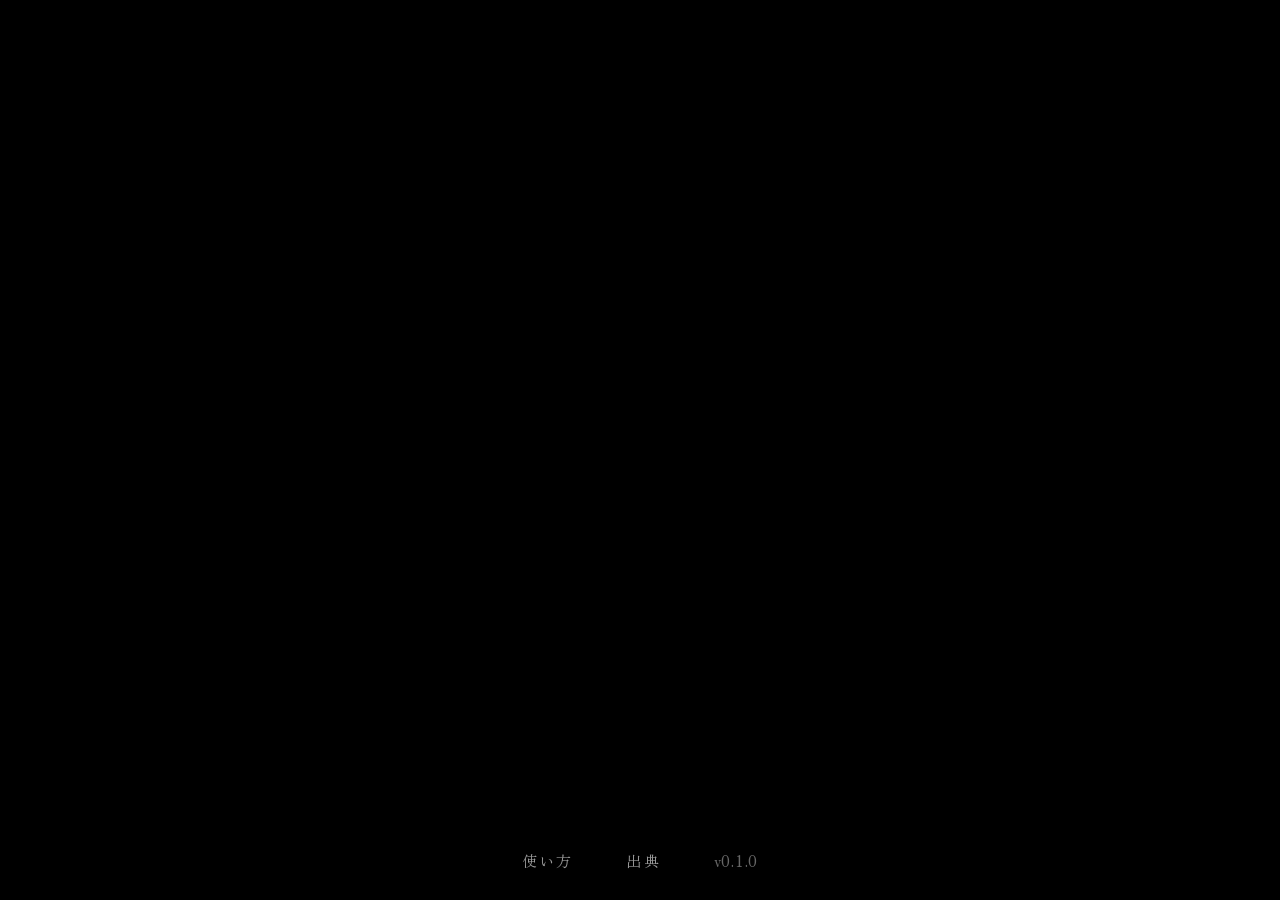
<file: docs/index.html>
<!doctype html>
<html lang="ja">
  <head>
    <meta http-equiv="Content-Security-Policy" content="default-src &#39;self&#39;; script-src &#39;self&#39;; style-src &#39;self&#39; &#39;unsafe-inline&#39;; img-src &#39;self&#39; data: blob:; font-src &#39;self&#39; data:; connect-src &#39;self&#39;; worker-src &#39;self&#39;; manifest-src &#39;self&#39;; object-src &#39;none&#39;; base-uri &#39;self&#39;; form-action &#39;none&#39;">

    <meta charset="utf-8" />
    <meta name="viewport" content="width=device-width, initial-scale=1, viewport-fit=cover, user-scalable=no" />
    <title>蓮子の眼</title>
    <meta name="theme-color" content="#000000" />
    <link rel="manifest" href="./manifest.webmanifest" />
    <meta name="apple-mobile-web-app-capable" content="yes" />
    <meta name="apple-mobile-web-app-status-bar-style" content="black-translucent" />
    <meta name="apple-mobile-web-app-title" content="蓮子の眼" />
    <link rel="apple-touch-icon" href="./icon-180.png" />
    <style>
      /* 全画面共通のリセット（各画面の CSS はこれに依存してよい） */
      html, body { margin: 0; height: 100%; background: #000; overflow: hidden;
        touch-action: none; -webkit-user-select: none; user-select: none; }
      canvas { display: block; }
      /* シェルが画面ごとに生成・破棄するホスト */
      #app { position: fixed; inset: 0; }
      .screen { position: fixed; inset: 0; }
    </style>
    <script type="module" crossorigin src="./assets/index-C7iZbFij.js"></script>
    <link rel="stylesheet" crossorigin href="./assets/index-CeU6thIi.css">
  </head>
  <body>
    <div id="app"></div>
  </body>
</html>
</file>
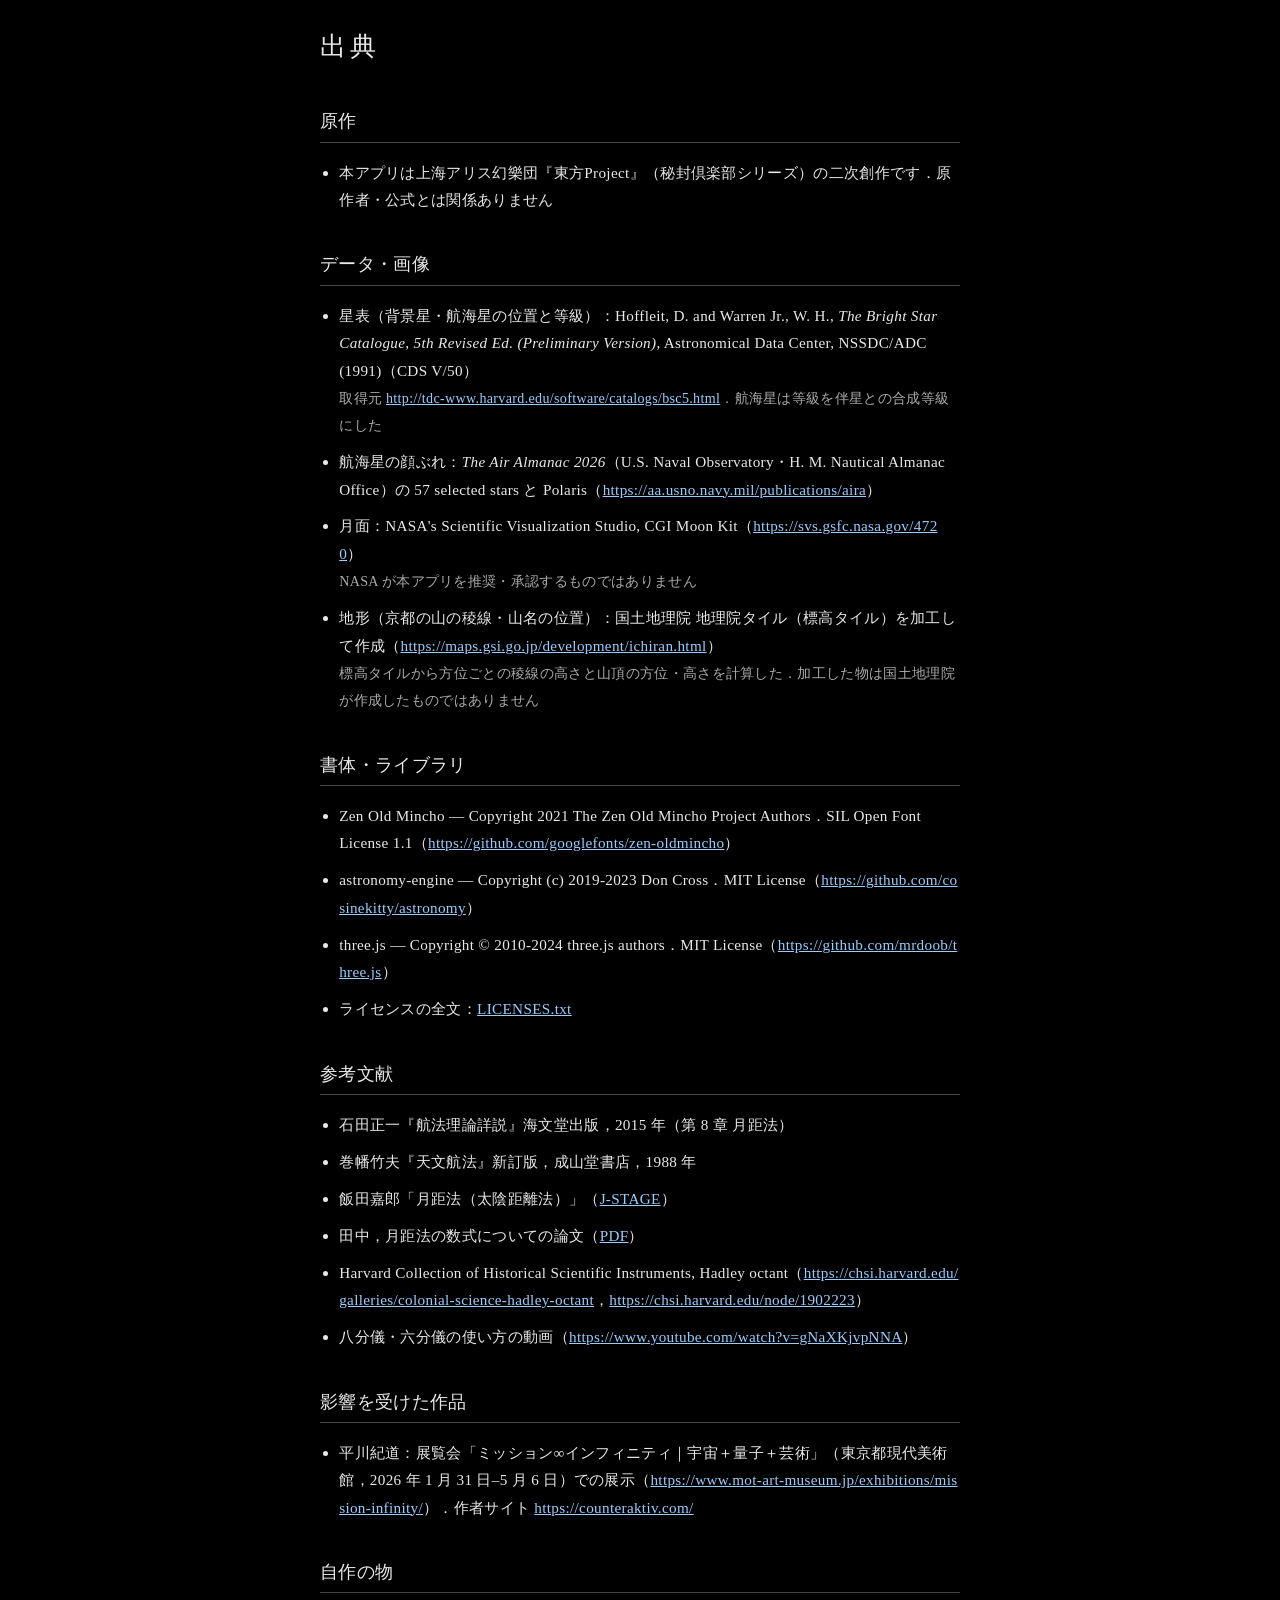
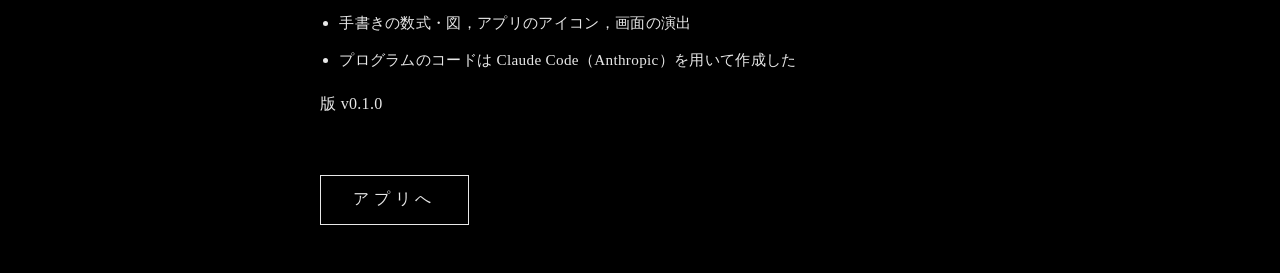
<file: docs/credits.html>
<!doctype html>
<html lang="ja">
  <head>
    <meta http-equiv="Content-Security-Policy" content="default-src 'self'; script-src 'self'; style-src 'self' 'unsafe-inline'; img-src 'self' data:; object-src 'none'; base-uri 'self'; form-action 'none'" />
    <meta charset="utf-8" />
    <meta name="viewport" content="width=device-width, initial-scale=1, viewport-fit=cover" />
    <title>出典 — 蓮子の眼</title>
    <meta name="theme-color" content="#000000" />
    <style>
      html { background: #000; color: #e8e8e8; -webkit-text-size-adjust: 100%; }
      body { margin: 0 auto; max-width: 40rem; line-height: 1.8; letter-spacing: 0.02em;
        font-family: "Iowan Old Style", "Hiragino Mincho ProN", "Yu Mincho", serif;
        padding: calc(env(safe-area-inset-top) + 1.5rem) 1.4rem calc(env(safe-area-inset-bottom) + 3rem); }
      h1 { font-size: 1.6rem; font-weight: 500; letter-spacing: 0.15em; margin: 0 0 1rem; }
      h2 { font-size: 1.15rem; font-weight: 500; border-bottom: 1px solid #444; padding-bottom: 0.2rem; margin: 2.2rem 0 0.8rem; }
      ul { padding-left: 1.2rem; }
      li { margin: 0.6rem 0; font-size: 0.95rem; }
      a { color: #9cf; word-break: break-all; }
      .sub { color: #aaa; font-size: 0.88rem; }
      .back { display: inline-block; margin-top: 2.5rem; padding: 0.6rem 2rem; border: 1px solid #e8e8e8; color: #e8e8e8; text-decoration: none; letter-spacing: 0.3em; word-break: normal; }
    </style>
  </head>
  <body>
    <h1>出典</h1>

    <h2>原作</h2>
    <ul>
      <li>本アプリは上海アリス幻樂団『東方Project』（秘封倶楽部シリーズ）の二次創作です．原作者・公式とは関係ありません</li>
    </ul>

    <h2>データ・画像</h2>
    <ul>
      <li>星表（背景星・航海星の位置と等級）：Hoffleit, D. and Warren Jr., W. H., <i>The Bright Star Catalogue, 5th Revised Ed. (Preliminary Version)</i>, Astronomical Data Center, NSSDC/ADC (1991)（CDS V/50）<br />
        <span class="sub">取得元 <a href="http://tdc-www.harvard.edu/software/catalogs/bsc5.html">http://tdc-www.harvard.edu/software/catalogs/bsc5.html</a>．航海星は等級を伴星との合成等級にした</span></li>
      <li>航海星の顔ぶれ：<i>The Air Almanac 2026</i>（U.S. Naval Observatory・H. M. Nautical Almanac Office）の 57 selected stars と Polaris（<a href="https://aa.usno.navy.mil/publications/aira">https://aa.usno.navy.mil/publications/aira</a>）</li>
      <li>月面：NASA's Scientific Visualization Studio, CGI Moon Kit（<a href="https://svs.gsfc.nasa.gov/4720">https://svs.gsfc.nasa.gov/4720</a>）<br />
        <span class="sub">NASA が本アプリを推奨・承認するものではありません</span></li>
      <li>地形（京都の山の稜線・山名の位置）：国土地理院 地理院タイル（標高タイル）を加工して作成（<a href="https://maps.gsi.go.jp/development/ichiran.html">https://maps.gsi.go.jp/development/ichiran.html</a>）<br />
        <span class="sub">標高タイルから方位ごとの稜線の高さと山頂の方位・高さを計算した．加工した物は国土地理院が作成したものではありません</span></li>
    </ul>

    <h2>書体・ライブラリ</h2>
    <ul>
      <li>Zen Old Mincho — Copyright 2021 The Zen Old Mincho Project Authors．SIL Open Font License 1.1（<a href="https://github.com/googlefonts/zen-oldmincho">https://github.com/googlefonts/zen-oldmincho</a>）</li>
      <li>astronomy-engine — Copyright (c) 2019-2023 Don Cross．MIT License（<a href="https://github.com/cosinekitty/astronomy">https://github.com/cosinekitty/astronomy</a>）</li>
      <li>three.js — Copyright © 2010-2024 three.js authors．MIT License（<a href="https://github.com/mrdoob/three.js">https://github.com/mrdoob/three.js</a>）</li>
      <li>ライセンスの全文：<a href="./LICENSES.txt">LICENSES.txt</a></li>
    </ul>

    <h2>参考文献</h2>
    <ul>
      <li>石田正一『航法理論詳説』海文堂出版，2015 年（第 8 章 月距法）</li>
      <li>巻幡竹夫『天文航法』新訂版，成山堂書店，1988 年</li>
      <li>飯田嘉郎「月距法（太陰距離法）」（<a href="https://www.jstage.jst.go.jp/article/jinnavib/22/0/22_KJ00004993320/_article/-char/ja/">J-STAGE</a>）</li>
      <li>田中，月距法の数式についての論文（<a href="https://jcga.repo.nii.ac.jp/record/200/files/2_56-1-78-02_Tanaka.pdf">PDF</a>）</li>
      <li>Harvard Collection of Historical Scientific Instruments, Hadley octant（<a href="https://chsi.harvard.edu/galleries/colonial-science-hadley-octant">https://chsi.harvard.edu/galleries/colonial-science-hadley-octant</a>，<a href="https://chsi.harvard.edu/node/1902223">https://chsi.harvard.edu/node/1902223</a>）</li>
      <li>八分儀・六分儀の使い方の動画（<a href="https://www.youtube.com/watch?v=gNaXKjvpNNA">https://www.youtube.com/watch?v=gNaXKjvpNNA</a>）</li>
    </ul>

    <h2>影響を受けた作品</h2>
    <ul>
      <li>平川紀道：展覧会「ミッション∞インフィニティ｜宇宙＋量子＋芸術」（東京都現代美術館，2026 年 1 月 31 日–5 月 6 日）での展示（<a href="https://www.mot-art-museum.jp/exhibitions/mission-infinity/">https://www.mot-art-museum.jp/exhibitions/mission-infinity/</a>）．作者サイト <a href="https://counteraktiv.com/">https://counteraktiv.com/</a></li>
    </ul>

    <h2>自作の物</h2>
    <ul>
      <li>手書きの数式・図，アプリのアイコン，画面の演出</li>
      <li>プログラムのコードは Claude Code（Anthropic）を用いて作成した</li>
    </ul>

    <p>版 v0.1.0</p>

    <a class="back" href="./">アプリへ</a>
  </body>
</html>
</file>
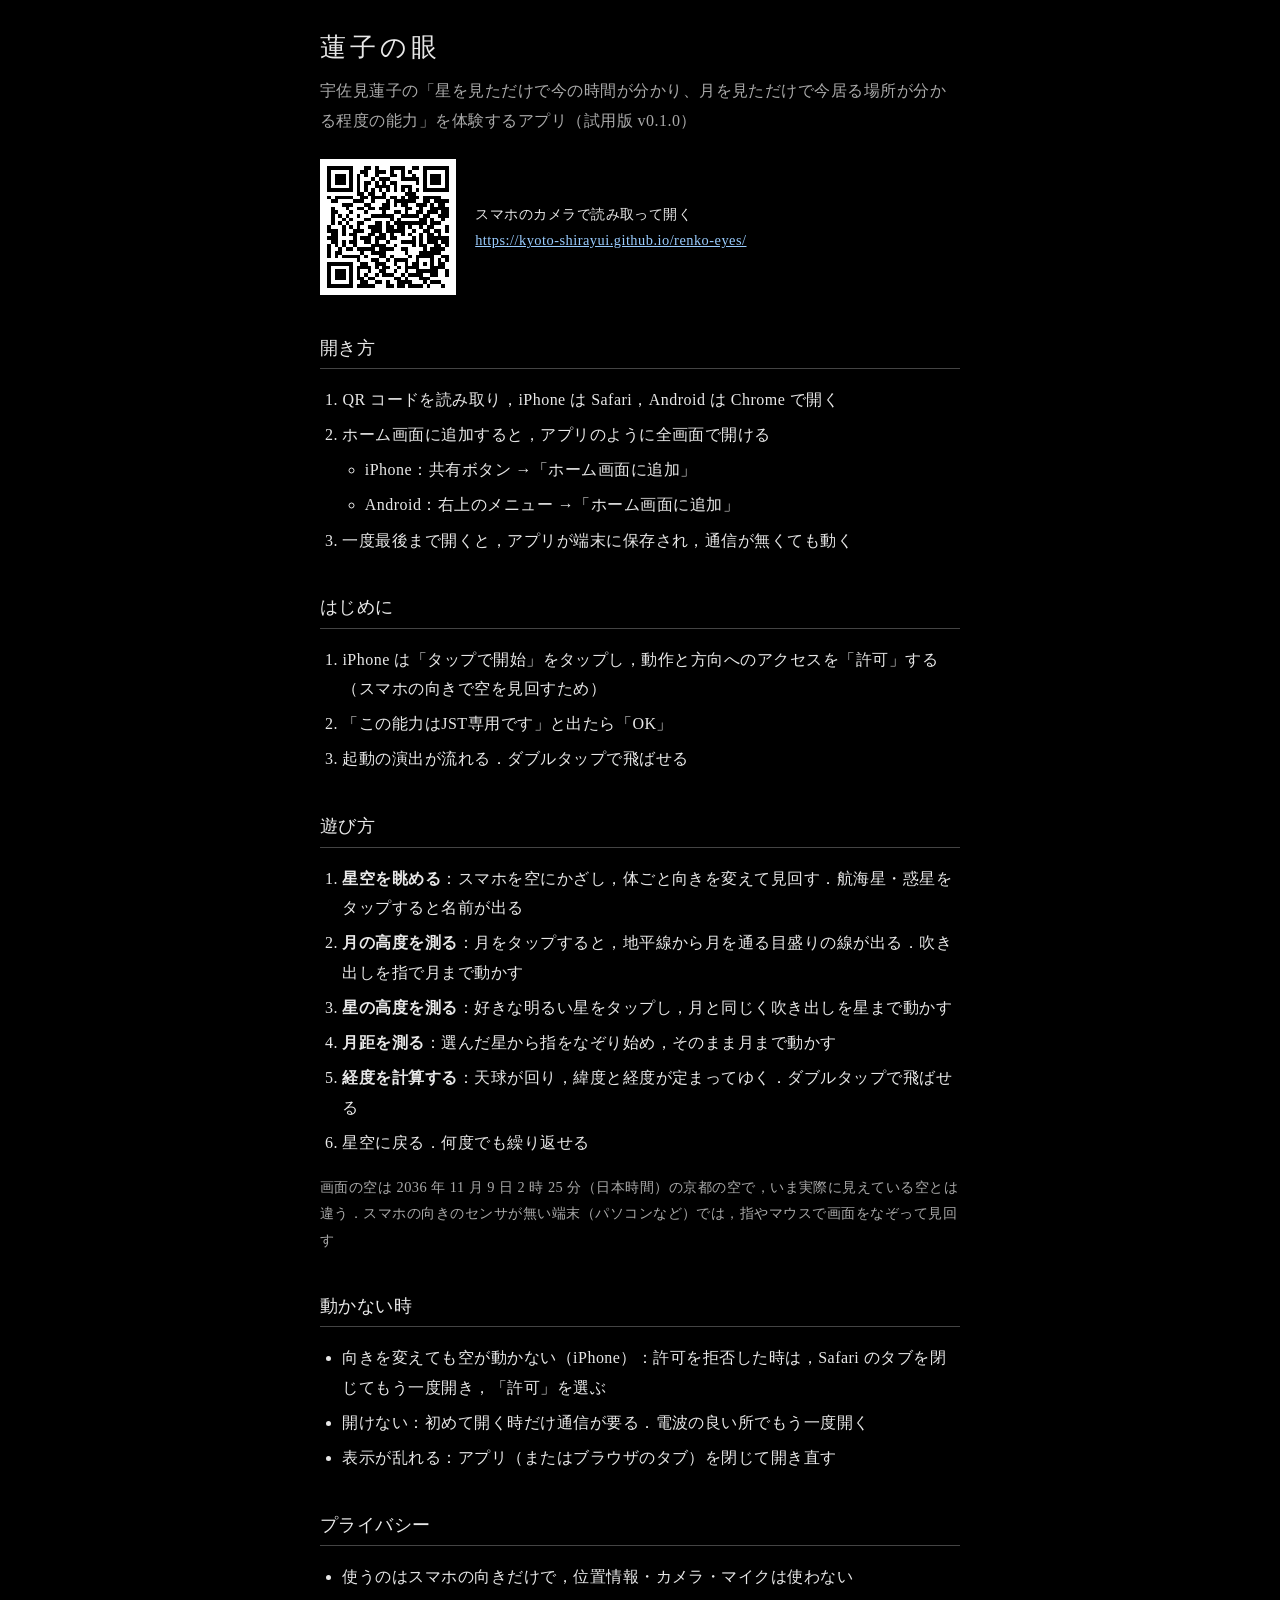
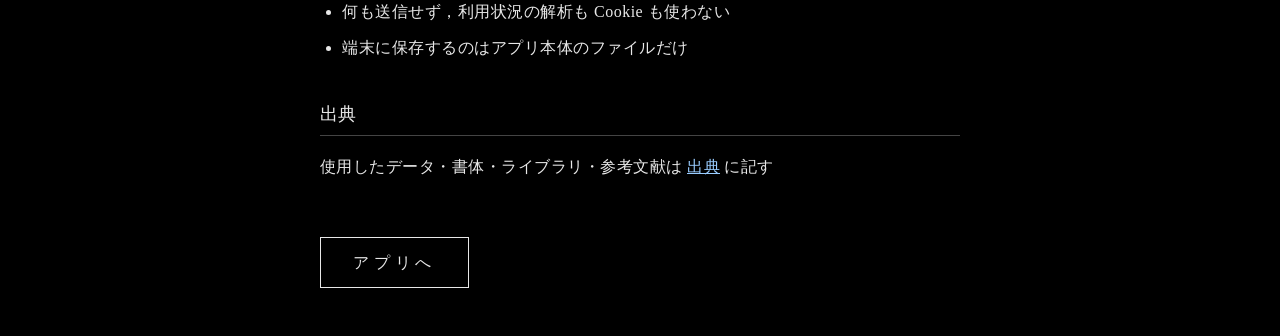
<file: docs/manual.html>
<!doctype html>
<html lang="ja">
  <head>
    <meta http-equiv="Content-Security-Policy" content="default-src 'self'; script-src 'self'; style-src 'self' 'unsafe-inline'; img-src 'self' data:; object-src 'none'; base-uri 'self'; form-action 'none'" />
    <meta charset="utf-8" />
    <meta name="viewport" content="width=device-width, initial-scale=1, viewport-fit=cover" />
    <title>使い方 — 蓮子の眼</title>
    <meta name="theme-color" content="#000000" />
    <style>
      html { background: #000; color: #e8e8e8; -webkit-text-size-adjust: 100%; }
      body { margin: 0 auto; max-width: 40rem; line-height: 1.85; letter-spacing: 0.03em;
        font-family: "Iowan Old Style", "Hiragino Mincho ProN", "Yu Mincho", serif;
        padding: calc(env(safe-area-inset-top) + 1.5rem) 1.4rem calc(env(safe-area-inset-bottom) + 3rem); }
      h1 { font-size: 1.6rem; font-weight: 500; letter-spacing: 0.15em; margin: 0 0 0.3rem; }
      h2 { font-size: 1.15rem; font-weight: 500; border-bottom: 1px solid #444; padding-bottom: 0.2rem; margin: 2.2rem 0 0.8rem; }
      p, li { font-size: 1rem; }
      ol, ul { padding-left: 1.4rem; }
      li { margin: 0.35rem 0; }
      a { color: #9cf; }
      .lead { color: #aaa; margin-top: 0; }
      .qr { display: flex; gap: 1.2rem; align-items: center; margin: 1.5rem 0; }
      .qr img { width: 8.5rem; height: 8.5rem; background: #fff; }
      .qr p { margin: 0; font-size: 0.9rem; word-break: break-all; }
      .back { display: inline-block; margin-top: 2.5rem; padding: 0.6rem 2rem; border: 1px solid #e8e8e8; color: #e8e8e8; text-decoration: none; letter-spacing: 0.3em; }
      .note { color: #aaa; font-size: 0.9rem; }
      @media print {
        html { background: #fff; color: #000; }
        body { max-width: none; padding: 0; }
        a { color: #000; text-decoration: none; }
        h2 { border-color: #888; break-after: avoid; }
        .lead, .note { color: #444; }
        .back { display: none; }
      }
    </style>
  </head>
  <body>
    <h1>蓮子の眼</h1>
    <p class="lead">宇佐見蓮子の「星を見ただけで今の時間が分かり、月を見ただけで今居る場所が分かる程度の能力」を体験するアプリ（試用版 v0.1.0）</p>

    <div class="qr">
      <img src="./qr.svg" alt="アプリの QR コード" />
      <p>スマホのカメラで読み取って開く<br /><a href="./">https://kyoto-shirayui.github.io/renko-eyes/</a></p>
    </div>

    <h2>開き方</h2>
    <ol>
      <li>QR コードを読み取り，iPhone は Safari，Android は Chrome で開く</li>
      <li>ホーム画面に追加すると，アプリのように全画面で開ける
        <ul>
          <li>iPhone：共有ボタン →「ホーム画面に追加」</li>
          <li>Android：右上のメニュー →「ホーム画面に追加」</li>
        </ul>
      </li>
      <li>一度最後まで開くと，アプリが端末に保存され，通信が無くても動く</li>
    </ol>

    <h2>はじめに</h2>
    <ol>
      <li>iPhone は「タップで開始」をタップし，動作と方向へのアクセスを「許可」する（スマホの向きで空を見回すため）</li>
      <li>「この能力はJST専用です」と出たら「OK」</li>
      <li>起動の演出が流れる．ダブルタップで飛ばせる</li>
    </ol>

    <h2>遊び方</h2>
    <ol>
      <li><b>星空を眺める</b>：スマホを空にかざし，体ごと向きを変えて見回す．航海星・惑星をタップすると名前が出る</li>
      <li><b>月の高度を測る</b>：月をタップすると，地平線から月を通る目盛りの線が出る．吹き出しを指で月まで動かす</li>
      <li><b>星の高度を測る</b>：好きな明るい星をタップし，月と同じく吹き出しを星まで動かす</li>
      <li><b>月距を測る</b>：選んだ星から指をなぞり始め，そのまま月まで動かす</li>
      <li><b>経度を計算する</b>：天球が回り，緯度と経度が定まってゆく．ダブルタップで飛ばせる</li>
      <li>星空に戻る．何度でも繰り返せる</li>
    </ol>
    <p class="note">画面の空は 2036 年 11 月 9 日 2 時 25 分（日本時間）の京都の空で，いま実際に見えている空とは違う．スマホの向きのセンサが無い端末（パソコンなど）では，指やマウスで画面をなぞって見回す</p>

    <h2>動かない時</h2>
    <ul>
      <li>向きを変えても空が動かない（iPhone）：許可を拒否した時は，Safari のタブを閉じてもう一度開き，「許可」を選ぶ</li>
      <li>開けない：初めて開く時だけ通信が要る．電波の良い所でもう一度開く</li>
      <li>表示が乱れる：アプリ（またはブラウザのタブ）を閉じて開き直す</li>
    </ul>

    <h2>プライバシー</h2>
    <ul>
      <li>使うのはスマホの向きだけで，位置情報・カメラ・マイクは使わない</li>
      <li>何も送信せず，利用状況の解析も Cookie も使わない</li>
      <li>端末に保存するのはアプリ本体のファイルだけ</li>
    </ul>

    <h2>出典</h2>
    <p>使用したデータ・書体・ライブラリ・参考文献は <a href="./credits.html">出典</a> に記す</p>

    <a class="back" href="./">アプリへ</a>
  </body>
</html>
</file>
<file: docs/assets/index-CeU6thIi.css>
@font-face{font-family:Zen Old Mincho;font-style:normal;font-display:swap;font-weight:400;src:url([data-uri]) format("woff2"),url([data-uri]) format("woff");unicode-range:U+ffd7,U+ffda-ffdc,U+ffe0-ffe2,U+ffe4,U+ffe6,U+ffe8-ffee,U+1f100-1f10c,U+1f110-1f16c,U+1f170-1f1ac,U+1f200-1f202,U+1f210-1f234}@font-face{font-family:Zen Old Mincho;font-style:normal;font-display:swap;font-weight:400;src:url(./zen-old-mincho-3-400-normal-DPzAQxse.woff2) format("woff2"),url(./zen-old-mincho-3-400-normal-DxvC6DcB.woff) format("woff");unicode-range:U+fa10,U+fa12-fa6d,U+fb00-fb04,U+fe10-fe19,U+fe30-fe42,U+fe44-fe52,U+fe54-fe66,U+fe68-fe6b,U+ff02,U+ff04,U+ff07,U+ff51,U+ff5b,U+ff5d,U+ff5f-ff60,U+ff66,U+ff69,U+ff87,U+ffa1-ffbe,U+ffc2-ffc7,U+ffca-ffcf,U+ffd2-ffd6}@font-face{font-family:Zen Old Mincho;font-style:normal;font-display:swap;font-weight:400;src:url([data-uri]) format("woff2"),url([data-uri]) format("woff");unicode-range:U+f92d-f959,U+f95b-f9f2,U+f9f4-fa0b,U+fa0e-fa0f}@font-face{font-family:Zen Old Mincho;font-style:normal;font-display:swap;font-weight:400;src:url(./zen-old-mincho-5-400-normal-C9mz6QR-.woff2) format("woff2"),url(./zen-old-mincho-5-400-normal-oaoB3-BN.woff) format("woff");unicode-range:U+9e8b-9e8c,U+9e8e-9e8f,U+9e91-9e92,U+9e95-9e96,U+9e98,U+9e9b,U+9e9d-9e9e,U+9ea4-9ea5,U+9ea8-9eaa,U+9eac-9eb0,U+9eb3-9eb5,U+9eb8,U+9ebc-9ebf,U+9ec3,U+9ec6,U+9ec8,U+9ecb-9ecd,U+9ecf-9ed1,U+9ed4-9ed5,U+9ed8,U+9edb-9ee0,U+9ee4-9ee5,U+9ee7-9ee8,U+9eec-9ef2,U+9ef4-9ef9,U+9efb-9eff,U+9f02-9f03,U+9f07-9f09,U+9f0e-9f12,U+9f14-9f17,U+9f19-9f1b,U+9f1f-9f22,U+9f26,U+9f2a-9f2c,U+9f2f,U+9f31-9f32,U+9f34,U+9f37,U+9f39-9f3a,U+9f3c-9f3f,U+9f41,U+9f43-9f47,U+9f4a,U+9f4e-9f50,U+9f52-9f58,U+9f5a,U+9f5d-9f61,U+9f63,U+9f66-9f6a,U+9f6c-9f73,U+9f75-9f77,U+9f7a,U+9f7d,U+9f7f,U+9f8f-9f92,U+9f94-9f97,U+9f99,U+9f9c-9fa3,U+9fa5,U+9fb4,U+9fbc-9fc2,U+9fc4,U+9fc6,U+9fcc,U+f900-f92c}@font-face{font-family:Zen Old Mincho;font-style:normal;font-display:swap;font-weight:400;src:url(./zen-old-mincho-6-400-normal-qWJ1OS87.woff2) format("woff2"),url(./zen-old-mincho-6-400-normal-lqyzSgeH.woff) format("woff");unicode-range:U+9c3e,U+9c41,U+9c43-9c4a,U+9c4e-9c50,U+9c52-9c54,U+9c56,U+9c58,U+9c5a-9c61,U+9c63,U+9c65,U+9c67-9c6b,U+9c6d-9c6e,U+9c70,U+9c72,U+9c75-9c78,U+9c7a-9c7c,U+9ce6-9ce7,U+9ceb-9cec,U+9cf0,U+9cf2,U+9cf6-9cf7,U+9cf9,U+9d02-9d03,U+9d06-9d09,U+9d0b,U+9d0e,U+9d11-9d12,U+9d15,U+9d17-9d18,U+9d1b-9d1f,U+9d23,U+9d26,U+9d2a-9d2c,U+9d2f-9d30,U+9d32-9d34,U+9d3a,U+9d3c-9d3f,U+9d41-9d48,U+9d4a,U+9d50-9d54,U+9d59,U+9d5d-9d65,U+9d69-9d6c,U+9d6f-9d70,U+9d72-9d73,U+9d76-9d77,U+9d7a-9d7c,U+9d7e,U+9d83-9d84,U+9d86-9d87,U+9d89-9d8a,U+9d8d-9d8e,U+9d92-9d93,U+9d95-9d9a,U+9da1,U+9da4,U+9da9-9dac,U+9dae,U+9db1-9db2,U+9db5,U+9db8-9dbd,U+9dbf-9dc4,U+9dc6-9dc7,U+9dc9-9dca,U+9dcf,U+9dd3-9dd7,U+9dd9-9dda,U+9dde-9de0,U+9de3,U+9de5-9de7,U+9de9,U+9deb,U+9ded-9df0,U+9df3-9df4,U+9df8,U+9dfd-9dfe,U+9e02,U+9e07,U+9e0a,U+9e0d-9e0e,U+9e10-9e12,U+9e15-9e16,U+9e19-9e1f,U+9e75,U+9e79-9e7d,U+9e80-9e85,U+9e87-9e88}@font-face{font-family:Zen Old Mincho;font-style:normal;font-display:swap;font-weight:400;src:url(./zen-old-mincho-7-400-normal-DwjaOQxB.woff2) format("woff2"),url(./zen-old-mincho-7-400-normal-GUR4xlXQ.woff) format("woff");unicode-range:U+9ae5-9ae7,U+9ae9,U+9aeb-9aec,U+9aee-9aef,U+9af1-9af5,U+9af7,U+9af9-9afb,U+9afd,U+9aff-9b06,U+9b08-9b09,U+9b0b-9b0e,U+9b10,U+9b12,U+9b16,U+9b18-9b1d,U+9b1f-9b20,U+9b22-9b23,U+9b25-9b2f,U+9b32-9b35,U+9b37,U+9b39-9b3b,U+9b3d,U+9b43-9b44,U+9b48,U+9b4b-9b4f,U+9b51,U+9b55-9b58,U+9b5b,U+9b5e,U+9b61,U+9b63,U+9b65-9b66,U+9b68,U+9b6a-9b6f,U+9b72-9b79,U+9b7f-9b80,U+9b83-9b87,U+9b89-9b8b,U+9b8d,U+9b8f-9b94,U+9b96-9b97,U+9b9a,U+9b9d-9ba0,U+9ba6-9ba7,U+9ba9-9baa,U+9bac,U+9bb0-9bb2,U+9bb4,U+9bb7-9bb9,U+9bbb-9bbc,U+9bbe-9bc1,U+9bc6-9bc8,U+9bca,U+9bce-9bd2,U+9bd4,U+9bd7-9bd8,U+9bdd,U+9bdf,U+9be1-9be5,U+9be7,U+9bea-9beb,U+9bee-9bf3,U+9bf5,U+9bf7-9bfa,U+9bfd,U+9bff-9c00,U+9c02,U+9c04,U+9c06,U+9c08-9c0d,U+9c0f-9c16,U+9c18-9c1e,U+9c21-9c2a,U+9c2d-9c32,U+9c35-9c37,U+9c39-9c3a,U+9c3d}@font-face{font-family:Zen Old Mincho;font-style:normal;font-display:swap;font-weight:400;src:url(./zen-old-mincho-8-400-normal-Cty0RA7T.woff2) format("woff2"),url(./zen-old-mincho-8-400-normal-DNLcxyuI.woff) format("woff");unicode-range:U+98eb,U+98ed-98ee,U+98f0-98f1,U+98f3,U+98f6,U+9902,U+9907-9909,U+9911-9912,U+9914-9918,U+991a-9922,U+9924,U+9926-9927,U+992b-992c,U+992e,U+9931-9935,U+9939-993e,U+9940-9942,U+9945-9949,U+994b-994e,U+9950-9952,U+9954-9955,U+9958-9959,U+995b-995c,U+995e-9960,U+9963,U+9997-9998,U+999b,U+999d-999f,U+99a3,U+99a5-99a6,U+99a8,U+99ad-99ae,U+99b0-99b2,U+99b5,U+99b9-99ba,U+99bc-99bd,U+99bf,U+99c1,U+99c3,U+99c8-99c9,U+99d1,U+99d3-99d5,U+99d8-99df,U+99e1-99e2,U+99e7,U+99ea-99ee,U+99f0-99f2,U+99f4-99f5,U+99f8-99f9,U+99fb-99fe,U+9a01-9a05,U+9a08,U+9a0a-9a0c,U+9a0f-9a11,U+9a16,U+9a1a,U+9a1e,U+9a20,U+9a22-9a24,U+9a27,U+9a2b,U+9a2d-9a2e,U+9a31,U+9a33,U+9a35-9a38,U+9a3e,U+9a40-9a45,U+9a47,U+9a4a-9a4e,U+9a51-9a52,U+9a54-9a58,U+9a5b,U+9a5d,U+9a5f,U+9a62,U+9a64-9a65,U+9a69-9a6c,U+9aaa,U+9aac-9ab0,U+9ab2,U+9ab4-9ab7,U+9ab9,U+9abb-9ac1,U+9ac3,U+9ac6,U+9ac8,U+9ace-9ad3,U+9ad5-9ad7,U+9adb-9adc,U+9ade-9ae0,U+9ae2-9ae4}@font-face{font-family:Zen Old Mincho;font-style:normal;font-display:swap;font-weight:400;src:url(./zen-old-mincho-9-400-normal-DPPVWV7h.woff2) format("woff2"),url(./zen-old-mincho-9-400-normal-B24JwhKb.woff) format("woff");unicode-range:U+971d,U+9721-9724,U+9728,U+972a,U+9730-9731,U+9733,U+9736,U+9738-9739,U+973b,U+973d-973e,U+9741-9744,U+9746-974a,U+974d-974f,U+9751,U+9755,U+9757-9758,U+975a-975c,U+9760-9761,U+9763-9764,U+9766-9768,U+976a-976b,U+976e,U+9771,U+9773,U+9776-977d,U+977f-9781,U+9785-9786,U+9789,U+978b,U+978f-9790,U+9795-9797,U+9799-979a,U+979c,U+979e-97a0,U+97a2-97a3,U+97a6,U+97a8,U+97ab-97ac,U+97ae,U+97b1-97b6,U+97b8-97ba,U+97bc,U+97be-97bf,U+97c1,U+97c3-97ce,U+97d0-97d1,U+97d4,U+97d7-97d9,U+97db-97de,U+97e0-97e1,U+97e4,U+97e6,U+97ed-97ef,U+97f1-97f2,U+97f4-97f8,U+97fa,U+9804,U+9807,U+980a,U+980c-980f,U+9814,U+9816-9817,U+9819-981a,U+981c,U+981e,U+9820-9821,U+9823-9826,U+982b,U+982e-9830,U+9832-9835,U+9837,U+9839,U+983d-983e,U+9844,U+9846-9847,U+984a-984b,U+984f,U+9851-9853,U+9856-9857,U+9859-985b,U+9862-9863,U+9865-9866,U+986a-986c,U+986f-9871,U+9873-9875,U+98aa-98ab,U+98ad-98ae,U+98b0-98b1,U+98b4,U+98b6-98b8,U+98ba-98bc,U+98bf,U+98c2-98c8,U+98cb-98cc,U+98ce,U+98dc,U+98de,U+98e0-98e1,U+98e3,U+98e5-98e7,U+98e9-98ea}@font-face{font-family:Zen Old Mincho;font-style:normal;font-display:swap;font-weight:400;src:url(./zen-old-mincho-10-400-normal-DdpFfJaG.woff2) format("woff2"),url(./zen-old-mincho-10-400-normal-CN_lOTS-.woff) format("woff");unicode-range:U+944a,U+944c,U+9452-9453,U+9455,U+9459-945c,U+945e-9463,U+9468,U+946a-946b,U+946d-9472,U+9475,U+9477,U+947c-947f,U+9481,U+9483-9485,U+9578-9579,U+957e-957f,U+9582,U+9584,U+9586-9588,U+958a,U+958c-958f,U+9592,U+9594,U+9596,U+9598-9599,U+959d-95a1,U+95a4,U+95a6-95a9,U+95ab-95ad,U+95b1,U+95b4,U+95b6,U+95b9-95bf,U+95c3,U+95c6,U+95c8-95cd,U+95d0-95d6,U+95d9-95da,U+95dc-95e2,U+95e4-95e6,U+95e8,U+961d-961e,U+9621-9622,U+9624-9626,U+9628,U+962c,U+962e-962f,U+9631,U+9633-9634,U+9637-963a,U+963c-963d,U+9641-9642,U+964b-964c,U+964f,U+9652,U+9654,U+9656-9658,U+965c-965f,U+9661,U+9666,U+966a,U+966c,U+966e,U+9672,U+9674,U+9677,U+967b-967c,U+967e-967f,U+9681-9684,U+9689,U+968b,U+968d,U+9691,U+9695-9698,U+969a,U+969d,U+969f,U+96a4-96aa,U+96ae-96b4,U+96b6,U+96b8-96bb,U+96bd,U+96c1,U+96c9-96cb,U+96cd-96ce,U+96d2,U+96d5-96d6,U+96d8-96da,U+96dc-96df,U+96e9,U+96ef,U+96f1,U+96f9-96fa,U+9702-9706,U+9708-9709,U+970d-970f,U+9711,U+9713-9714,U+9716,U+9719-971b}@font-face{font-family:Zen Old Mincho;font-style:normal;font-display:swap;font-weight:400;src:url(./zen-old-mincho-11-400-normal-BwGg10xm.woff2) format("woff2"),url(./zen-old-mincho-11-400-normal-CI5VytUH.woff) format("woff");unicode-range:U+92bc-92bd,U+92bf-92c3,U+92c5-92c8,U+92cb-92d0,U+92d2-92d3,U+92d5,U+92d7-92d9,U+92dc-92dd,U+92df-92e1,U+92e3-92e5,U+92e7-92ea,U+92ec,U+92ee,U+92f0,U+92f2,U+92f7-92fb,U+92ff-9300,U+9302,U+9304,U+9308,U+930d,U+930f-9311,U+9314-9315,U+9318-931a,U+931c-931f,U+9321-9325,U+9327-932b,U+932e,U+9333-9337,U+933a-933b,U+9344,U+9347-934a,U+934d,U+9350-9352,U+9354-9358,U+935a,U+935c,U+935e,U+9360,U+9364-9365,U+9367,U+9369-936d,U+936f-9371,U+9373-9374,U+9376,U+937a,U+937d-9382,U+9388,U+938a-938b,U+938d,U+938f,U+9392,U+9394-9395,U+9397-9398,U+939a-939b,U+939e,U+93a1,U+93a3-93a4,U+93a6,U+93a8-93a9,U+93ab-93ad,U+93b0,U+93b4-93b6,U+93b9-93bb,U+93c1,U+93c3-93cd,U+93d0-93d1,U+93d3,U+93d6-93d9,U+93dc-93df,U+93e2,U+93e4-93e8,U+93f1,U+93f5,U+93f7-93fb,U+93fd,U+9401-9404,U+9407-9409,U+940d-9410,U+9413-9417,U+9419-941a,U+941f,U+9421,U+942b,U+942e-942f,U+9431-9434,U+9436,U+9438,U+943a-943b,U+943d,U+943f,U+9441,U+9443-9445,U+9448}@font-face{font-family:Zen Old Mincho;font-style:normal;font-display:swap;font-weight:400;src:url(./zen-old-mincho-12-400-normal-CrAn6fEg.woff2) format("woff2"),url(./zen-old-mincho-12-400-normal-CKL9097w.woff) format("woff");unicode-range:U+9143,U+9146-914c,U+914f,U+9153,U+9156-915b,U+9161,U+9163-9165,U+9167,U+9169,U+916d,U+9172-9174,U+9179-917b,U+9181-9183,U+9185-9187,U+9189-918b,U+918e,U+9191,U+9193-9195,U+9197-9198,U+919e,U+91a1-91a2,U+91a6,U+91a8,U+91aa-91b6,U+91ba-91bd,U+91bf-91c6,U+91c9,U+91cb,U+91d0,U+91d3-91d4,U+91d6-91d7,U+91d9-91db,U+91de-91df,U+91e1,U+91e4-91e6,U+91e9-91ea,U+91ec-91f1,U+91f5-91f7,U+91f9,U+91fb-91fd,U+91ff-9201,U+9204-9207,U+9209-920a,U+920c,U+920e,U+9210-9218,U+921c-921e,U+9223-9226,U+9228-9229,U+922c,U+922e-9230,U+9233,U+9235-923a,U+923c,U+923e-9240,U+9242-9243,U+9245-924b,U+924d-9251,U+9256-925a,U+925c-925e,U+9260-9261,U+9264-9269,U+926e-9270,U+9275-9279,U+927b-927f,U+9288-928a,U+928d-928e,U+9291-9293,U+9295-9297,U+9299,U+929b-929c,U+929f-92a0,U+92a4-92a5,U+92a7-92a8,U+92ab,U+92af,U+92b2-92b3,U+92b6-92bb}@font-face{font-family:Zen Old Mincho;font-style:normal;font-display:swap;font-weight:400;src:url(./zen-old-mincho-13-400-normal-CjOThmlT.woff2) format("woff2"),url(./zen-old-mincho-13-400-normal-C2pc6NpH.woff) format("woff");unicode-range:U+8f52-8f55,U+8f57-8f58,U+8f5c-8f5e,U+8f61-8f66,U+8f9c-8f9d,U+8f9f-8fa2,U+8fa4-8fa8,U+8fad-8faf,U+8fb4-8fb8,U+8fbe,U+8fc0-8fc2,U+8fc6,U+8fc8,U+8fca-8fcb,U+8fcd,U+8fd0,U+8fd2-8fd3,U+8fd5,U+8fda,U+8fe0,U+8fe2-8fe5,U+8fe8-8fea,U+8fed-8fef,U+8ff1,U+8ff4-8ff6,U+8ff8-8ffb,U+8ffe,U+9002,U+9004-9005,U+9008,U+900b-900e,U+9011,U+9013,U+9015-9016,U+9018,U+901b,U+901e,U+9021,U+9027-902a,U+902c-902d,U+902f,U+9033-9037,U+9039,U+903c,U+903e-903f,U+9041,U+9043-9044,U+9049,U+904c,U+904f-9052,U+9056,U+9058,U+905b-905e,U+9062,U+9066-9068,U+906c,U+906f-9070,U+9072,U+9074,U+9076,U+9079,U+9080-9083,U+9085,U+9087-9088,U+908b-908c,U+908e-9090,U+9095,U+9097-9099,U+909b,U+90a0-90a2,U+90a5,U+90a8,U+90af-90b6,U+90bd-90be,U+90c3-90c5,U+90c7-90c9,U+90cc,U+90d2,U+90d5,U+90d7-90d9,U+90db-90df,U+90e2,U+90e4-90e5,U+90eb,U+90ef-90f0,U+90f2,U+90f4,U+90f6,U+90fe-9100,U+9102,U+9104-9106,U+9108,U+910d,U+9110,U+9112,U+9114-911a,U+911c,U+911e,U+9120,U+9122-9123,U+9125,U+9127,U+9129,U+912d-9132,U+9134,U+9136-9137,U+9139-913a,U+913c-913d}@font-face{font-family:Zen Old Mincho;font-style:normal;font-display:swap;font-weight:400;src:url(./zen-old-mincho-14-400-normal-hIEUtRqH.woff2) format("woff2"),url(./zen-old-mincho-14-400-normal-BKlU7iuc.woff) format("woff");unicode-range:U+8dc0,U+8dc2,U+8dc5-8dc8,U+8dca-8dcc,U+8dce-8dcf,U+8dd1,U+8dd4-8dd7,U+8dd9-8ddb,U+8ddf,U+8de3-8de5,U+8de7,U+8dea-8dec,U+8df0-8df2,U+8df4,U+8dfc-8dfd,U+8dff,U+8e01,U+8e04-8e06,U+8e08-8e09,U+8e0b-8e0c,U+8e10-8e11,U+8e14,U+8e16,U+8e1d-8e23,U+8e26-8e27,U+8e30-8e31,U+8e33-8e39,U+8e3d,U+8e40-8e42,U+8e44,U+8e47-8e50,U+8e54-8e55,U+8e59,U+8e5b-8e64,U+8e69,U+8e6c-8e6d,U+8e6f-8e72,U+8e75-8e77,U+8e79-8e7c,U+8e81-8e85,U+8e89,U+8e8b,U+8e90-8e95,U+8e98-8e9b,U+8e9d-8e9e,U+8ea1-8ea2,U+8ea7,U+8ea9-8eaa,U+8eac-8eb1,U+8eb3,U+8eb5-8eb6,U+8eba-8ebb,U+8ebe,U+8ec0-8ec1,U+8ec3-8ec8,U+8ecb,U+8ecf,U+8ed1,U+8ed4,U+8edb-8edc,U+8ee3,U+8ee8,U+8eeb,U+8eed-8eee,U+8ef0-8ef1,U+8ef7,U+8ef9-8efc,U+8efe,U+8f00,U+8f02,U+8f05,U+8f07-8f08,U+8f0a,U+8f0f-8f10,U+8f12-8f13,U+8f15-8f19,U+8f1b-8f1c,U+8f1e-8f21,U+8f23,U+8f25-8f28,U+8f2b-8f2f,U+8f33-8f37,U+8f39-8f3b,U+8f3e,U+8f40-8f43,U+8f45-8f47,U+8f49-8f4a,U+8f4c-8f4f,U+8f51}@font-face{font-family:Zen Old Mincho;font-style:normal;font-display:swap;font-weight:400;src:url(./zen-old-mincho-15-400-normal-DyQxBllL.woff2) format("woff2"),url(./zen-old-mincho-15-400-normal-C4eBDc4k.woff) format("woff");unicode-range:U+8b2d,U+8b30,U+8b37,U+8b3c,U+8b3e,U+8b41-8b46,U+8b48-8b49,U+8b4c-8b4f,U+8b51-8b54,U+8b56,U+8b59,U+8b5b,U+8b5e-8b5f,U+8b63,U+8b69,U+8b6b-8b6d,U+8b6f,U+8b71,U+8b74,U+8b76,U+8b78-8b79,U+8b7c-8b81,U+8b84-8b85,U+8b8a-8b8f,U+8b92-8b96,U+8b99-8b9a,U+8b9c-8ba0,U+8c38-8c3a,U+8c3d-8c3f,U+8c41,U+8c45,U+8c47-8c49,U+8c4b-8c4c,U+8c4e-8c51,U+8c53-8c55,U+8c57-8c59,U+8c5b,U+8c5d,U+8c62-8c64,U+8c66,U+8c68-8c69,U+8c6b-8c6d,U+8c73,U+8c75-8c76,U+8c78,U+8c7a-8c7c,U+8c7e,U+8c82,U+8c85-8c87,U+8c89-8c8b,U+8c8d-8c8e,U+8c90,U+8c92-8c94,U+8c98-8c99,U+8c9b-8c9c,U+8c9f,U+8ca4,U+8cad-8cae,U+8cb2-8cb3,U+8cb6,U+8cb9-8cba,U+8cbd,U+8cc1-8cc2,U+8cc4-8cc6,U+8cc8-8cc9,U+8ccb,U+8ccd-8ccf,U+8cd2,U+8cd5-8cd6,U+8cd9-8cda,U+8cdd,U+8ce1,U+8ce3-8ce4,U+8ce6,U+8ce8,U+8cec,U+8cef-8cf2,U+8cf4-8cf5,U+8cf7-8cf8,U+8cfa-8cfb,U+8cfd-8cff,U+8d01,U+8d03-8d04,U+8d07,U+8d09-8d0b,U+8d0d-8d10,U+8d12-8d14,U+8d16-8d17,U+8d1b-8d1d,U+8d65,U+8d67,U+8d69,U+8d6b-8d6e,U+8d71,U+8d73,U+8d76,U+8d7f,U+8d81-8d82,U+8d84,U+8d88,U+8d8d,U+8d90-8d91,U+8d95,U+8d99,U+8d9e-8da0,U+8da6,U+8da8,U+8dab-8dac,U+8daf,U+8db2,U+8db5,U+8db7,U+8db9-8dbc,U+8dbe}@font-face{font-family:Zen Old Mincho;font-style:normal;font-display:swap;font-weight:400;src:url(./zen-old-mincho-16-400-normal-c0kGm0CV.woff2) format("woff2"),url(./zen-old-mincho-16-400-normal-CUVcnIUh.woff) format("woff");unicode-range:U+8973-8975,U+8977,U+897a-897e,U+8980,U+8983,U+8988-898a,U+898d,U+8990,U+8993-8995,U+8998,U+899b-899c,U+899f-89a1,U+89a5-89a6,U+89a9,U+89ac,U+89af-89b0,U+89b2,U+89b4-89b7,U+89ba,U+89bc-89bd,U+89bf-89c1,U+89d4-89d8,U+89da,U+89dc-89dd,U+89e5,U+89e7,U+89e9,U+89eb,U+89ed,U+89f1,U+89f3-89f4,U+89f6,U+89f8-89f9,U+89fd,U+89ff,U+8a01,U+8a04-8a05,U+8a07,U+8a0c,U+8a0f-8a12,U+8a14-8a16,U+8a1b,U+8a1d-8a1e,U+8a20-8a22,U+8a24-8a26,U+8a2b-8a2c,U+8a2f,U+8a35-8a37,U+8a3b,U+8a3d-8a3e,U+8a40-8a41,U+8a43,U+8a45-8a49,U+8a4d-8a4e,U+8a51-8a54,U+8a56-8a58,U+8a5b-8a5d,U+8a61-8a62,U+8a65,U+8a67,U+8a6c-8a6d,U+8a75-8a77,U+8a79-8a7c,U+8a7e-8a80,U+8a82-8a86,U+8a8b,U+8a8f-8a92,U+8a96-8a97,U+8a99-8a9a,U+8a9f,U+8aa1,U+8aa3,U+8aa5-8aaa,U+8aae-8aaf,U+8ab3,U+8ab6-8ab7,U+8abb-8abc,U+8abe,U+8ac2-8ac4,U+8ac6,U+8ac8-8aca,U+8acc-8acd,U+8ad0-8ad1,U+8ad3-8ad5,U+8ad7,U+8ada-8ae2,U+8ae4,U+8ae7,U+8aeb-8aec,U+8aee,U+8af0-8af1,U+8af3-8af7,U+8afa,U+8afc,U+8aff,U+8b01-8b02,U+8b04-8b07,U+8b0a-8b0d,U+8b0f-8b11,U+8b14,U+8b16,U+8b1a,U+8b1c,U+8b1e-8b20,U+8b26,U+8b28,U+8b2b-8b2c}@font-face{font-family:Zen Old Mincho;font-style:normal;font-display:swap;font-weight:400;src:url(./zen-old-mincho-17-400-normal-DJVayOzp.woff2) format("woff2"),url(./zen-old-mincho-17-400-normal-BfQVSPX1.woff) format("woff");unicode-range:U+87e2-87e6,U+87ea-87ed,U+87ef,U+87f1,U+87f3,U+87f5-87f8,U+87fa-87fb,U+87fe-87ff,U+8801,U+8803,U+8805-8807,U+8809-880b,U+880d-8816,U+8818-881c,U+881e-881f,U+8821-8822,U+8827-8828,U+882d-882e,U+8830-8832,U+8835-8836,U+8839-883c,U+8841-8845,U+8848-884b,U+884d-884e,U+8851-8852,U+8855-8856,U+8858-885a,U+885c,U+885e-8860,U+8862,U+8864,U+8869,U+886b,U+886e-886f,U+8871-8872,U+8875,U+8877,U+8879,U+887b,U+887d-887e,U+8880-8882,U+8888,U+888d,U+8892,U+8897-889c,U+889e-88a0,U+88a2,U+88a4,U+88a8,U+88aa,U+88ae,U+88b0-88b1,U+88b5,U+88b7,U+88ba,U+88bc-88c0,U+88c3-88c4,U+88c6,U+88ca-88ce,U+88d1-88d4,U+88d8-88d9,U+88db,U+88dd-88e1,U+88e7-88e8,U+88ef-88f2,U+88f4-88f5,U+88f7,U+88f9,U+88fc,U+8901-8902,U+8904,U+8906,U+890a,U+890c-890f,U+8913,U+8915-8916,U+8918-891a,U+891c-891e,U+8920,U+8925-8928,U+892a-892b,U+8930-8932,U+8935-893b,U+893e,U+8940-8946,U+8949,U+894c-894d,U+894f,U+8952,U+8956-8957,U+895a-895c,U+895e,U+8960-8964,U+8966,U+896a-896b,U+896d-8970}@font-face{font-family:Zen Old Mincho;font-style:normal;font-display:swap;font-weight:400;src:url(./zen-old-mincho-18-400-normal-BHrmER5r.woff2) format("woff2"),url(./zen-old-mincho-18-400-normal-90hRJrq9.woff) format("woff");unicode-range:U+8655-8659,U+865b,U+865d-8664,U+8667,U+8669,U+866c,U+866f,U+8671,U+8675-8677,U+867a-867b,U+867d,U+8687-8689,U+868b-868d,U+8691,U+8693,U+8695-8696,U+8698,U+869a,U+869c-869d,U+86a1,U+86a3-86a4,U+86a6-86ab,U+86ad,U+86af-86b1,U+86b3-86b9,U+86bf-86c1,U+86c3-86c6,U+86c9,U+86cb,U+86ce,U+86d1-86d2,U+86d4-86d5,U+86d7,U+86da,U+86dc,U+86de-86e0,U+86e3-86e7,U+86e9,U+86ec-86ed,U+86ef,U+86f8-86fe,U+8700,U+8703-870b,U+870d-8714,U+8719-871a,U+871e-871f,U+8721-8723,U+8725,U+8728-8729,U+872e-872f,U+8731-8732,U+8734,U+8737,U+8739-8740,U+8743,U+8745,U+8749,U+874b-874e,U+8751,U+8753,U+8755,U+8757-8759,U+875d,U+875f-8761,U+8763-8766,U+8768,U+876a,U+876e-876f,U+8771-8772,U+8774,U+8778,U+877b-877c,U+877f,U+8782-8789,U+878b-878c,U+878e,U+8790,U+8793,U+8795,U+8797-8799,U+879e-87a0,U+87a2-87a3,U+87a7,U+87ab-87af,U+87b1,U+87b3,U+87b5,U+87bb,U+87bd-87c1,U+87c4,U+87c6-87cb,U+87ce,U+87d0,U+87d2,U+87d5-87d6,U+87d9-87da,U+87dc,U+87df-87e0}@font-face{font-family:Zen Old Mincho;font-style:normal;font-display:swap;font-weight:400;src:url(./zen-old-mincho-19-400-normal-BahGht6M.woff2) format("woff2"),url(./zen-old-mincho-19-400-normal-D7AMKbS0.woff) format("woff");unicode-range:U+84b4,U+84b9-84bb,U+84bd-84c2,U+84c6-84ca,U+84cc-84d1,U+84d3,U+84d6,U+84d9-84da,U+84dc,U+84e7,U+84ea,U+84ec,U+84ef-84f2,U+84f4,U+84f7,U+84fa-84fd,U+84ff-8500,U+8502-8503,U+8506-8507,U+850c,U+850e,U+8510,U+8514-8515,U+8517-8518,U+851a-851c,U+851e-851f,U+8521-8525,U+8527,U+852a-852c,U+852f,U+8532-8534,U+8536,U+853e-8541,U+8543,U+8546,U+8548,U+854a-854b,U+854f-8553,U+8555-855a,U+855c-8564,U+8569-856b,U+856d,U+856f,U+8577,U+8579-857b,U+857d-8581,U+8585-8586,U+8588-858c,U+858f-8591,U+8593,U+8597-8598,U+859b-859d,U+859f-85a0,U+85a2,U+85a4-85a5,U+85a7-85a8,U+85ad-85b0,U+85b4,U+85b6-85ba,U+85bc-85bf,U+85c1-85c2,U+85c7,U+85c9-85cb,U+85ce-85d0,U+85d5,U+85d8-85da,U+85dc,U+85df-85e1,U+85e5-85e6,U+85e8,U+85ed,U+85f3-85f4,U+85f6-85f7,U+85f9-85fa,U+85fc,U+85fe-8600,U+8602,U+8604-8606,U+860a-860b,U+860d-860e,U+8610-8613,U+8616-861b,U+861e,U+8621-8622,U+8624,U+8627,U+8629,U+862f-8630,U+8636,U+8638-863a,U+863c-863d,U+863f-8642,U+8646,U+864d,U+8652-8654}@font-face{font-family:Zen Old Mincho;font-style:normal;font-display:swap;font-weight:400;src:url(./zen-old-mincho-20-400-normal-DhkK2cEO.woff2) format("woff2"),url(./zen-old-mincho-20-400-normal-C0EsUYHz.woff) format("woff");unicode-range:U+82e8,U+82ea,U+82ed,U+82ef,U+82f3-82f4,U+82f6-82f7,U+82f9,U+82fb,U+82fd-82fe,U+8300-8301,U+8303,U+8306-8308,U+830a-830c,U+8316-8318,U+831b,U+831d-831f,U+8321-8323,U+832b-8335,U+8337,U+833a,U+833c-833d,U+8340,U+8342-8347,U+834a,U+834d-8351,U+8353-8357,U+835a,U+8362-8363,U+8370,U+8373,U+8375,U+8378,U+837c-837d,U+837f-8380,U+8382,U+8384-8387,U+838a,U+838d-838e,U+8392-8396,U+8398-83a0,U+83a2,U+83a6-83ad,U+83b1,U+83b5,U+83bd-83c1,U+83c7,U+83c9,U+83ce-83d1,U+83d4,U+83d6,U+83d8,U+83dd,U+83df-83e1,U+83e5,U+83e8,U+83ea-83eb,U+83f0,U+83f2,U+83f4,U+83f6-83f9,U+83fb-83fd,U+8401,U+8403-8404,U+8406-8407,U+840a-840b,U+840d,U+840f,U+8411,U+8413,U+8415,U+8417,U+8419,U+8420,U+8422,U+842a,U+842f,U+8431,U+8435,U+8438-8439,U+843c,U+8445-8448,U+844a,U+844d-844f,U+8451-8452,U+8456,U+8458-845a,U+845c,U+845f-8462,U+8464-8467,U+8469-846b,U+846d-8470,U+8473-8474,U+8476-847a,U+847c-847d,U+8481-8482,U+8484-8485,U+848b,U+8490,U+8492-8493,U+8495,U+8497,U+849c,U+849e-849f,U+84a1,U+84a6,U+84a8-84aa,U+84ad,U+84af,U+84b1}@font-face{font-family:Zen Old Mincho;font-style:normal;font-display:swap;font-weight:400;src:url(./zen-old-mincho-21-400-normal-DsayzKl1.woff2) format("woff2"),url(./zen-old-mincho-21-400-normal-C11A_XmI.woff) format("woff");unicode-range:U+814a,U+814c,U+8151-8153,U+8157,U+815f-8161,U+8165-8169,U+816d-816f,U+8171,U+8173-8174,U+8177,U+8180-8186,U+8188,U+818a-818b,U+818e,U+8190,U+8193,U+8195-8196,U+8198,U+819b,U+819e,U+81a0,U+81a2,U+81a4,U+81a9,U+81ae,U+81b0,U+81b2,U+81b4-81b5,U+81b8,U+81ba-81bb,U+81bd-81be,U+81c0-81c3,U+81c5-81c6,U+81c8-81cb,U+81cd-81cf,U+81d1,U+81d5-81db,U+81dd-81e1,U+81e4-81e5,U+81e7,U+81eb-81ec,U+81ef-81f2,U+81f5-81f6,U+81f8-81fb,U+81fd-8205,U+8209-820b,U+820d,U+820f,U+8212-8214,U+8216,U+8219-821d,U+8221-8222,U+8228-8229,U+822b,U+822e,U+8232-8235,U+8237-8238,U+823a,U+823c,U+8240,U+8243-8246,U+8249,U+824b,U+824e-824f,U+8251,U+8256-825a,U+825c-825d,U+825f-8260,U+8262-8264,U+8267-8268,U+826a-826b,U+826d-826e,U+8271,U+8274,U+8277,U+8279,U+827b,U+827d-8281,U+8283-8284,U+8287,U+8289-828a,U+828d-828e,U+8291-8294,U+8296,U+8298-829b,U+829f-82a1,U+82a3-82a4,U+82a7-82ac,U+82ae,U+82b0,U+82b2,U+82b4,U+82b7,U+82ba-82bc,U+82be-82bf,U+82c5-82c6,U+82d0,U+82d2-82d3,U+82d5,U+82d9-82da,U+82dc,U+82de-82e4,U+82e7}@font-face{font-family:Zen Old Mincho;font-style:normal;font-display:swap;font-weight:400;src:url(./zen-old-mincho-22-400-normal-DtDJV7x9.woff2) format("woff2"),url(./zen-old-mincho-22-400-normal-ZwFRWPak.woff) format("woff");unicode-range:U+7f77-7f79,U+7f7d-7f80,U+7f82-7f83,U+7f86-7f88,U+7f8b-7f8d,U+7f8f-7f91,U+7f94,U+7f96-7f97,U+7f9a,U+7f9c-7f9d,U+7fa1-7fa3,U+7fa6,U+7faa,U+7fad-7faf,U+7fb2,U+7fb4,U+7fb6,U+7fb8-7fb9,U+7fbc,U+7fbf-7fc0,U+7fc3,U+7fc5-7fc6,U+7fc8,U+7fca,U+7fce-7fcf,U+7fd5,U+7fdb,U+7fdf,U+7fe1,U+7fe3,U+7fe5-7fe6,U+7fe8-7fe9,U+7feb-7fec,U+7fee-7ff0,U+7ff2-7ff3,U+7ff9-7ffa,U+7ffd-7fff,U+8002,U+8004,U+8006-8008,U+800a-800f,U+8011-8014,U+8016,U+8018-8019,U+801c-8021,U+8024,U+8026,U+8028,U+802c,U+802e,U+8030,U+8034-8035,U+8037,U+8039-8040,U+8043-8044,U+8046,U+804a,U+8052,U+8058,U+805a,U+805f-8060,U+8062,U+8064,U+8066,U+8068,U+806d,U+806f-8073,U+8075-8076,U+8079,U+807b,U+807d-8081,U+8084-8088,U+808b,U+808e,U+8093,U+8099-809a,U+809c,U+809e,U+80a4,U+80a6-80a7,U+80ab-80ad,U+80b1,U+80b8-80b9,U+80c4-80c5,U+80c8,U+80ca,U+80cd,U+80cf,U+80d2,U+80d4-80db,U+80dd,U+80e0,U+80e4-80e6,U+80ed-80f3,U+80f5-80f7,U+80f9-80fc,U+80fe,U+8101,U+8103,U+8109,U+810b,U+810d,U+8116-8118,U+811b-811c,U+811e,U+8120,U+8123-8124,U+8127,U+8129,U+812b-812c,U+812f-8130,U+8135,U+8139-813a,U+813c-813e,U+8141,U+8145-8147}@font-face{font-family:Zen Old Mincho;font-style:normal;font-display:swap;font-weight:400;src:url(./zen-old-mincho-23-400-normal-BidXvviq.woff2) format("woff2"),url(./zen-old-mincho-23-400-normal-on6JuU4W.woff) format("woff");unicode-range:U+7d57,U+7d59-7d5d,U+7d63,U+7d65,U+7d67,U+7d6a,U+7d6e,U+7d70,U+7d72-7d73,U+7d78,U+7d7a-7d7b,U+7d7d,U+7d7f,U+7d81-7d83,U+7d85-7d86,U+7d88-7d89,U+7d8b-7d8d,U+7d8f,U+7d91,U+7d93,U+7d96-7d97,U+7d9b-7da0,U+7da2-7da3,U+7da6-7da7,U+7daa-7dac,U+7dae-7db0,U+7db3,U+7db5-7db9,U+7dbd,U+7dc0,U+7dc2-7dc7,U+7dcc-7dce,U+7dd0,U+7dd5-7dd9,U+7ddc-7dde,U+7de1-7de6,U+7dea-7ded,U+7df1-7df2,U+7df5-7df6,U+7df9-7dfa,U+7e00,U+7e05,U+7e08-7e0b,U+7e10-7e12,U+7e15,U+7e17,U+7e1c-7e1d,U+7e1f-7e23,U+7e27-7e28,U+7e2c-7e2d,U+7e2f,U+7e31-7e33,U+7e35-7e37,U+7e39-7e3b,U+7e3d,U+7e3f,U+7e43-7e48,U+7e4e,U+7e50,U+7e52,U+7e56,U+7e58-7e5a,U+7e5d-7e5f,U+7e61-7e62,U+7e65-7e67,U+7e69-7e6b,U+7e6d-7e6f,U+7e73,U+7e75,U+7e78-7e79,U+7e7b-7e7f,U+7e81-7e83,U+7e86-7e8a,U+7e8c-7e8e,U+7e90-7e96,U+7e98,U+7e9a-7e9f,U+7f38,U+7f3a-7f3f,U+7f43-7f45,U+7f47,U+7f4c-7f50,U+7f52-7f55,U+7f58,U+7f5b-7f5d,U+7f5f,U+7f61,U+7f63-7f69,U+7f6b,U+7f6d,U+7f71}@font-face{font-family:Zen Old Mincho;font-style:normal;font-display:swap;font-weight:400;src:url(./zen-old-mincho-24-400-normal-CqPite8V.woff2) format("woff2"),url(./zen-old-mincho-24-400-normal-5AdijS2A.woff) format("woff");unicode-range:U+7bc8,U+7bca-7bcc,U+7bcf,U+7bd4,U+7bd6-7bd7,U+7bd9-7bdb,U+7bdd,U+7be5-7be6,U+7be8-7bea,U+7bf0,U+7bf2-7bfa,U+7bfc,U+7bfe,U+7c00-7c04,U+7c06-7c07,U+7c09,U+7c0b-7c0f,U+7c11-7c14,U+7c17,U+7c19,U+7c1b,U+7c1e-7c20,U+7c23,U+7c25-7c28,U+7c2a-7c2c,U+7c2f,U+7c31,U+7c33-7c34,U+7c36-7c3a,U+7c3d-7c3e,U+7c40,U+7c42-7c43,U+7c45-7c46,U+7c4a,U+7c4c,U+7c4f-7c5f,U+7c61,U+7c63-7c65,U+7c67,U+7c69,U+7c6c-7c70,U+7c72,U+7c75,U+7c79,U+7c7b-7c7e,U+7c81-7c83,U+7c86-7c87,U+7c8d,U+7c8f-7c90,U+7c94,U+7c9e,U+7ca0-7ca2,U+7ca4-7ca6,U+7ca8,U+7cab,U+7cad-7cae,U+7cb0-7cb3,U+7cb6-7cb7,U+7cb9-7cbd,U+7cbf-7cc0,U+7cc2,U+7cc4-7cc5,U+7cc7-7cca,U+7ccd-7ccf,U+7cd2-7cd5,U+7cd7-7cda,U+7cdc-7cdd,U+7cdf-7ce0,U+7ce2,U+7ce6,U+7ce9,U+7ceb,U+7cef,U+7cf2,U+7cf4-7cf6,U+7cf9-7cfa,U+7cfe,U+7d02-7d03,U+7d06-7d0a,U+7d0f,U+7d11-7d13,U+7d15-7d16,U+7d1c-7d1e,U+7d23,U+7d26,U+7d2a,U+7d2c-7d2e,U+7d31-7d32,U+7d35,U+7d3c-7d41,U+7d43,U+7d45,U+7d47-7d48,U+7d4b,U+7d4d-7d4f,U+7d51,U+7d53,U+7d55-7d56}@font-face{font-family:Zen Old Mincho;font-style:normal;font-display:swap;font-weight:400;src:url(./zen-old-mincho-25-400-normal-DxpvBLN5.woff2) format("woff2"),url(./zen-old-mincho-25-400-normal-AVrt80GB.woff) format("woff");unicode-range:U+7a17-7a19,U+7a1b,U+7a1e-7a21,U+7a27,U+7a2b,U+7a2d,U+7a2f-7a31,U+7a34-7a35,U+7a37-7a3b,U+7a3e,U+7a43-7a49,U+7a4c,U+7a4e,U+7a50,U+7a55-7a57,U+7a59,U+7a5c-7a5d,U+7a5f-7a63,U+7a65,U+7a67,U+7a69-7a6a,U+7a6d,U+7a70,U+7a75,U+7a78-7a79,U+7a7d-7a7e,U+7a80,U+7a82,U+7a84-7a86,U+7a88,U+7a8a-7a8b,U+7a90-7a91,U+7a94-7a98,U+7a9e,U+7aa0,U+7aa3,U+7aa9,U+7aac,U+7ab0,U+7ab3,U+7ab5-7ab6,U+7ab9-7abf,U+7ac3,U+7ac5-7aca,U+7acc-7acf,U+7ad1-7ad3,U+7ad5,U+7ada-7adb,U+7add,U+7adf,U+7ae1-7ae2,U+7ae6-7aed,U+7af0-7af1,U+7af4,U+7af8,U+7afa-7afb,U+7afd-7afe,U+7b02,U+7b04,U+7b06-7b08,U+7b0a-7b0b,U+7b0f,U+7b12,U+7b14,U+7b18-7b19,U+7b1e-7b1f,U+7b23,U+7b25,U+7b27-7b2b,U+7b2d-7b31,U+7b33-7b36,U+7b3b,U+7b3d,U+7b3f-7b41,U+7b45,U+7b47,U+7b4c-7b50,U+7b53,U+7b55,U+7b5d,U+7b60,U+7b64-7b66,U+7b69-7b6a,U+7b6c-7b75,U+7b77,U+7b79-7b7a,U+7b7f,U+7b84,U+7b86,U+7b89,U+7b8d-7b92,U+7b96,U+7b98-7ba0,U+7ba5,U+7bac-7bad,U+7baf-7bb0,U+7bb2,U+7bb4-7bb6,U+7bba-7bbd,U+7bc1-7bc2,U+7bc5-7bc6}@font-face{font-family:Zen Old Mincho;font-style:normal;font-display:swap;font-weight:400;src:url(./zen-old-mincho-26-400-normal-JM1_wP5Y.woff2) format("woff2"),url(./zen-old-mincho-26-400-normal-B_yQFLJT.woff) format("woff");unicode-range:U+7851-7852,U+785c,U+785e,U+7860-7861,U+7863-7864,U+7868,U+786a,U+786e-786f,U+7872,U+7874,U+787a,U+787c,U+787e,U+7886-7887,U+788a,U+788c-788f,U+7893-7895,U+7898,U+789a,U+789d-789f,U+78a1,U+78a3-78a4,U+78a8-78aa,U+78ac-78ad,U+78af-78b3,U+78b5,U+78bb-78bf,U+78c5-78cc,U+78ce,U+78d1-78d6,U+78da-78db,U+78df-78e1,U+78e4,U+78e6-78e7,U+78ea,U+78ec,U+78f2-78f4,U+78f6-78f7,U+78f9-78fb,U+78fd-7901,U+7906-7907,U+790c,U+7910-7912,U+7919-791c,U+791e-7920,U+7925-792e,U+7930-7931,U+7934-7935,U+793b,U+793d,U+793f,U+7941-7942,U+7944-7946,U+794a-794b,U+794f,U+7951,U+7954-7955,U+7957-7958,U+795a-795c,U+795f-7960,U+7962,U+7967,U+7969,U+796b,U+7972,U+7977,U+7979-797c,U+797e-7980,U+798a-798e,U+7991,U+7993-7996,U+7998,U+799b-799d,U+79a1,U+79a6-79ab,U+79ae-79b1,U+79b3-79b4,U+79b8-79bb,U+79bd-79be,U+79c2,U+79c4,U+79c7-79ca,U+79cc-79cd,U+79cf,U+79d4-79d6,U+79da,U+79dd-79e3,U+79e5,U+79e7,U+79ea-79ed,U+79f1,U+79f8,U+79fc,U+7a02-7a03,U+7a05,U+7a07-7a0a,U+7a0c-7a0d,U+7a11,U+7a15}@font-face{font-family:Zen Old Mincho;font-style:normal;font-display:swap;font-weight:400;src:url(./zen-old-mincho-27-400-normal-fxWeqt75.woff2) format("woff2"),url(./zen-old-mincho-27-400-normal-DoSq2nqF.woff) format("woff");unicode-range:U+768c-768e,U+7690,U+7693,U+7695-7696,U+7699-76a8,U+76aa,U+76ad,U+76af-76b0,U+76b4,U+76b6-76ba,U+76bd,U+76c1-76c3,U+76c5,U+76c8-76c9,U+76cb-76ce,U+76d2,U+76d4,U+76d6,U+76d9,U+76dc,U+76de,U+76e0-76e1,U+76e5-76e8,U+76ea-76ec,U+76f0-76f1,U+76f6,U+76f9,U+76fb-76fc,U+7700,U+7704,U+7706-7708,U+770a,U+770e,U+7712,U+7714-7715,U+7717,U+7719-771c,U+7722,U+7724-7726,U+7728,U+772d-772f,U+7734-7739,U+773d-773e,U+7742,U+7745-7747,U+774a,U+774d-774f,U+7752,U+7756-7758,U+775a-775c,U+775e-7760,U+7762,U+7764-7765,U+7767,U+776a-776c,U+7770,U+7772-7774,U+7779-777a,U+777c-7780,U+7784,U+778b-778e,U+7794-7796,U+779a,U+779e-77a0,U+77a2,U+77a4-77a5,U+77a7,U+77a9-77aa,U+77ae-77b1,U+77b5-77b7,U+77b9,U+77bb-77bf,U+77c3,U+77c7,U+77c9,U+77cd,U+77d1-77d2,U+77d5,U+77d7,U+77d9-77da,U+77dc,U+77de-77e0,U+77e3-77e4,U+77e6-77e7,U+77e9-77ea,U+77ec,U+77ee,U+77f0-77f1,U+77f4,U+77f8,U+77fb-77fc,U+7805-7806,U+7809,U+780c-780e,U+7811-7812,U+7819,U+781d,U+7820-7823,U+7826-7827,U+782c-782e,U+7830,U+7835,U+7837,U+783a,U+783f,U+7843-7845,U+7847-7848,U+784c,U+784e-784f}@font-face{font-family:Zen Old Mincho;font-style:normal;font-display:swap;font-weight:400;src:url(./zen-old-mincho-28-400-normal-oqSqqIq5.woff2) format("woff2"),url(./zen-old-mincho-28-400-normal-3-IQB8U_.woff) format("woff");unicode-range:U+7511-7513,U+7515-7517,U+751c,U+751e,U+7520-7522,U+7524,U+7526-7527,U+7529-752c,U+752f,U+7536,U+7538-7539,U+753c-7540,U+7543-7544,U+7546-754b,U+754d-7550,U+7552,U+7557,U+755a-755b,U+755d-755f,U+7561-7562,U+7564,U+7566-7567,U+7569,U+756b-756d,U+756f,U+7571-7572,U+7574-757e,U+7581-7582,U+7585-7587,U+7589-758c,U+758f-7590,U+7592-7595,U+7599-759a,U+759c-759d,U+75a2-75a5,U+75b0-75b1,U+75b3-75b5,U+75b7-75b8,U+75ba,U+75bd,U+75bf-75c4,U+75c6,U+75ca,U+75cc-75cf,U+75d3-75d4,U+75d7-75d8,U+75dc-75e1,U+75e3-75e4,U+75e7,U+75ec,U+75ee-75f3,U+75f9,U+75fc,U+75fe-7604,U+7607-760c,U+760f,U+7612-7613,U+7615-7616,U+7618-7619,U+761b-7629,U+762d,U+7630,U+7632-7635,U+7638-763c,U+7640-7641,U+7643-764b,U+764e,U+7655,U+7658-7659,U+765c,U+765f,U+7661-7662,U+7664-7665,U+7667-766a,U+766c-7672,U+7674,U+7676,U+7678,U+7680-7683,U+7685,U+7688,U+768b}@font-face{font-family:Zen Old Mincho;font-style:normal;font-display:swap;font-weight:400;src:url(./zen-old-mincho-29-400-normal-CwyfqODD.woff2) format("woff2"),url(./zen-old-mincho-29-400-normal-CwVJ6EDg.woff) format("woff");unicode-range:U+736c,U+736e-7371,U+7375,U+7377-737c,U+7380-7381,U+7383,U+7385-7386,U+738a,U+738e,U+7390,U+7393-7398,U+739c,U+739e-73a0,U+73a2,U+73a5-73a6,U+73a8,U+73aa-73ab,U+73ad,U+73b3,U+73b5,U+73b7,U+73b9-73bd,U+73bf,U+73c5-73c6,U+73c9-73cc,U+73ce-73cf,U+73d2-73d3,U+73d6,U+73d9,U+73dd-73de,U+73e1,U+73e3-73e7,U+73e9-73ea,U+73ee,U+73f1,U+73f4-73f5,U+73f7-73fb,U+73fd,U+73ff-7401,U+7404-7405,U+7407,U+740a,U+7411,U+7413,U+741a-741b,U+7421,U+7424,U+7426,U+7428-7431,U+7433,U+7439-743a,U+743f-7441,U+7443-7444,U+7446-7447,U+744b,U+744d,U+7451-7453,U+7455,U+7457,U+7459-745a,U+745c-745d,U+745f,U+7462-7464,U+7466-746b,U+746d-7473,U+7476,U+747e,U+7480-7481,U+7485-7489,U+748b,U+748f-7492,U+7497-749a,U+749c,U+749e-74a3,U+74a5-74a6,U+74a8-74ab,U+74ae-74af,U+74b1-74b2,U+74b5,U+74b9-74bb,U+74bd,U+74bf,U+74c8-74ca,U+74cc,U+74cf-74d0,U+74d3-74d4,U+74d6,U+74d8,U+74da-74db,U+74de-74e0,U+74e3-74e4,U+74e7-74eb,U+74ee-74f2,U+74f4,U+74f7-74f8,U+74fa-74fc,U+74ff,U+7501,U+7503-7506,U+750c-750e}@font-face{font-family:Zen Old Mincho;font-style:normal;font-display:swap;font-weight:400;src:url(./zen-old-mincho-30-400-normal-BQr8niKR.woff2) format("woff2"),url(./zen-old-mincho-30-400-normal-CTrn9rJa.woff) format("woff");unicode-range:U+7166,U+7168,U+716c,U+7179,U+7180,U+7184-7185,U+7187-7188,U+718c,U+718f,U+7192,U+7194-7196,U+7199-719b,U+71a0,U+71a2,U+71a8,U+71ac,U+71ae-71b0,U+71b2-71b3,U+71b9-71ba,U+71be-71c1,U+71c4,U+71c9,U+71cb-71cc,U+71ce,U+71d0,U+71d2-71d4,U+71d6-71d7,U+71d9-71da,U+71dc,U+71df-71e0,U+71e6-71e7,U+71ec-71ee,U+71f4-71f5,U+71f8-71f9,U+71fc,U+71fe-7200,U+7207-7209,U+720d,U+7210,U+7213,U+7215,U+7217,U+721a,U+721d,U+721f,U+7224,U+7228,U+722b,U+722d,U+722f-7230,U+7232,U+7234,U+7238-7239,U+723b-723c,U+723e-7243,U+7245-7246,U+724b,U+724e-7250,U+7252-7253,U+7255-7258,U+725a,U+725c,U+725e,U+7260,U+7263,U+7268,U+726b,U+726e-726f,U+7271,U+7274,U+7277-7278,U+727b-727c,U+727e-7282,U+7284,U+7287,U+7289,U+728d-728e,U+7292-7293,U+7296,U+729b,U+72a2,U+72a7-72a8,U+72ad-72ae,U+72b0-72b2,U+72b4,U+72b9,U+72be,U+72c0-72c1,U+72c3-72c4,U+72c6-72c7,U+72c9,U+72cc,U+72ce,U+72d2,U+72d5-72d6,U+72d8,U+72df-72e2,U+72e5,U+72f3-72f4,U+72f7,U+72f9-72fb,U+72fd-72fe,U+7302,U+7304-7305,U+7307,U+730a-730b,U+730d,U+7312-7313,U+7316-7319,U+731c-731e,U+7322,U+7324,U+7327-7329,U+732c,U+732f,U+7331-7337,U+7339-733b,U+733d-733e,U+7343,U+734d-7350,U+7352,U+7356-7358,U+735d-7360,U+7366-736b}@font-face{font-family:Zen Old Mincho;font-style:normal;font-display:swap;font-weight:400;src:url(./zen-old-mincho-31-400-normal-CCL-2B1z.woff2) format("woff2"),url(./zen-old-mincho-31-400-normal-BnpRToR3.woff) format("woff");unicode-range:U+6f58-6f5b,U+6f5d-6f5e,U+6f60-6f62,U+6f66,U+6f68,U+6f6c-6f6d,U+6f6f,U+6f74,U+6f78,U+6f7a,U+6f7c-6f7e,U+6f80,U+6f82-6f83,U+6f86-6f88,U+6f8b-6f8e,U+6f90-6f94,U+6f96-6f98,U+6f9a,U+6f9d,U+6f9f-6fa1,U+6fa3,U+6fa5-6fa8,U+6fae-6fb1,U+6fb3,U+6fb5-6fb7,U+6fb9,U+6fbc,U+6fbe,U+6fc2,U+6fc5-6fca,U+6fd4-6fd5,U+6fd8,U+6fda-6fdb,U+6fde-6fe0,U+6fe4,U+6fe8-6fe9,U+6feb-6fec,U+6fee,U+6ff0,U+6ff3,U+6ff5-6ff6,U+6ff9-6ffa,U+6ffc-6ffe,U+7000-7001,U+7005-7007,U+7009-700b,U+700d,U+700f,U+7011,U+7015,U+7017-7018,U+701a-701b,U+701d-7020,U+7023,U+7026,U+7028,U+702f-7030,U+7032,U+7034,U+7037,U+7039-703a,U+703c,U+703e,U+7043-7044,U+7047-704c,U+704e,U+7051,U+7054-7055,U+705d-705e,U+7064-7065,U+7069,U+706c,U+706e,U+7075-7076,U+707e,U+7081,U+7085-7086,U+7094-7098,U+709b,U+709f,U+70a4,U+70ab-70ac,U+70ae-70b1,U+70b3-70b4,U+70b7,U+70bb,U+70ca-70cb,U+70d1,U+70d3-70d6,U+70d8-70d9,U+70dc-70dd,U+70df,U+70e4,U+70ec,U+70f1,U+70fa,U+70fd,U+7103-7108,U+710b-710c,U+710f,U+7114,U+7119,U+711c,U+711e,U+7120,U+712b,U+712d-7131,U+7138,U+7141,U+7145-7147,U+7149-714b,U+7150-7153,U+7155-7157,U+715a,U+715c,U+715e,U+7160,U+7162,U+7164-7165}@font-face{font-family:Zen Old Mincho;font-style:normal;font-display:swap;font-weight:400;src:url(./zen-old-mincho-32-400-normal-DnuW-Oj6.woff2) format("woff2"),url(./zen-old-mincho-32-400-normal-BsiBcEJo.woff) format("woff");unicode-range:U+6d7c,U+6d80-6d82,U+6d85,U+6d87,U+6d89-6d8a,U+6d8c-6d8e,U+6d91-6d98,U+6d9c,U+6daa-6dac,U+6dae,U+6db4-6db5,U+6db7-6db9,U+6dbd,U+6dbf,U+6dc2,U+6dc4-6dc8,U+6dca,U+6dcc,U+6dce-6dd0,U+6dd2,U+6dd5-6dd6,U+6dd8-6ddb,U+6ddd-6de0,U+6de2,U+6de4-6de6,U+6de8-6dea,U+6dec,U+6dee-6df0,U+6df2,U+6df4,U+6df6,U+6df8-6dfa,U+6dfc,U+6e00,U+6e04,U+6e0a,U+6e17,U+6e19,U+6e1d-6e20,U+6e22-6e25,U+6e27,U+6e2b,U+6e2d-6e2e,U+6e32,U+6e34,U+6e36,U+6e38-6e3c,U+6e42-6e45,U+6e48-6e49,U+6e4b-6e4f,U+6e51-6e54,U+6e57,U+6e5b-6e5f,U+6e62-6e63,U+6e68,U+6e6b,U+6e6e,U+6e72-6e73,U+6e76,U+6e7b,U+6e7d,U+6e82,U+6e89,U+6e8c-6e8d,U+6e8f,U+6e93,U+6e98-6e99,U+6e9f-6ea0,U+6ea5,U+6ea7,U+6eaa-6eab,U+6ead-6eaf,U+6eb1-6eb4,U+6eb7,U+6ebb-6ebd,U+6ebf-6ec4,U+6ec7-6eca,U+6ecc-6ecf,U+6ed3-6ed5,U+6ed9-6edb,U+6ee6,U+6eeb-6eef,U+6ef7-6ef9,U+6efb,U+6efd-6eff,U+6f04,U+6f08-6f0a,U+6f0c-6f0d,U+6f10-6f11,U+6f13,U+6f15-6f16,U+6f18,U+6f1a-6f1b,U+6f25-6f26,U+6f29-6f2a,U+6f2d,U+6f2f-6f33,U+6f35-6f36,U+6f38,U+6f3b-6f3c,U+6f3e-6f3f,U+6f41,U+6f45,U+6f4f,U+6f51-6f53,U+6f57}@font-face{font-family:Zen Old Mincho;font-style:normal;font-display:swap;font-weight:400;src:url(./zen-old-mincho-33-400-normal-D38y31R6.woff2) format("woff2"),url(./zen-old-mincho-33-400-normal-B8ema-Sc.woff) format("woff");unicode-range:U+6b85,U+6b89,U+6b8d,U+6b95,U+6b97-6b98,U+6b9b,U+6b9e-6ba0,U+6ba2-6ba4,U+6ba8-6bb3,U+6bb7-6bb9,U+6bbc-6bbe,U+6bc0,U+6bc3-6bc4,U+6bc6-6bc9,U+6bcb-6bcc,U+6bcf,U+6bd3,U+6bd6-6bd8,U+6bda,U+6bdf,U+6be1,U+6be3,U+6be6-6be7,U+6beb-6bec,U+6bee,U+6bf1,U+6bf3,U+6bf7,U+6bf9,U+6bff,U+6c02,U+6c04-6c05,U+6c08-6c0a,U+6c0d-6c0e,U+6c10,U+6c12-6c14,U+6c19,U+6c1b,U+6c1f,U+6c24,U+6c26-6c28,U+6c2c,U+6c2e,U+6c33,U+6c35-6c36,U+6c3a-6c3b,U+6c3e-6c40,U+6c4a-6c4b,U+6c4d,U+6c4f,U+6c52,U+6c54-6c55,U+6c59,U+6c5b-6c5e,U+6c62,U+6c67-6c68,U+6c6a-6c6b,U+6c6d,U+6c6f,U+6c73-6c74,U+6c76,U+6c78-6c79,U+6c7b,U+6c7e,U+6c81-6c87,U+6c89,U+6c8c-6c8d,U+6c90,U+6c92-6c95,U+6c97-6c98,U+6c9a-6c9c,U+6c9f,U+6caa-6cae,U+6cb0-6cb2,U+6cb4,U+6cba,U+6cbd-6cbe,U+6cc2,U+6cc5-6cc6,U+6ccd,U+6ccf-6cd4,U+6cd6-6cd7,U+6cd9-6cdd,U+6ce0,U+6ce7,U+6ce9-6cef,U+6cf1-6cf2,U+6cf4,U+6cfb,U+6d00-6d01,U+6d04,U+6d07,U+6d0a,U+6d0c,U+6d0e-6d0f,U+6d11,U+6d13,U+6d19-6d1a,U+6d1f,U+6d24,U+6d26-6d28,U+6d2b,U+6d2e-6d2f,U+6d31,U+6d33-6d36,U+6d38-6d39,U+6d3c-6d3d,U+6d3f,U+6d57-6d5b,U+6d5e-6d61,U+6d64-6d65,U+6d67,U+6d6c,U+6d6f-6d70,U+6d79}@font-face{font-family:Zen Old Mincho;font-style:normal;font-display:swap;font-weight:400;src:url(./zen-old-mincho-34-400-normal-DioZw-F2.woff2) format("woff2"),url(./zen-old-mincho-34-400-normal-svsV1RKr.woff) format("woff");unicode-range:U+69dd-69de,U+69e2-69e3,U+69e5,U+69e7-69eb,U+69ed-69ef,U+69f1-69f6,U+69f9,U+69fe-6a01,U+6a03,U+6a05,U+6a0a,U+6a0c,U+6a0f,U+6a11-6a15,U+6a17,U+6a1a-6a1b,U+6a1d-6a20,U+6a22-6a24,U+6a28,U+6a2e,U+6a30,U+6a32-6a38,U+6a3b,U+6a3e-6a3f,U+6a44-6a4a,U+6a4e,U+6a50-6a52,U+6a54-6a56,U+6a5b,U+6a61-6a62,U+6a64,U+6a66-6a67,U+6a6a-6a6b,U+6a71-6a73,U+6a78,U+6a7a,U+6a7e-6a7f,U+6a81,U+6a83-6a84,U+6a86-6a87,U+6a89,U+6a8b,U+6a8d,U+6a90-6a91,U+6a94,U+6a97,U+6a9b,U+6a9d-6aa3,U+6aa5,U+6aaa-6aac,U+6aae-6ab1,U+6ab3-6ab4,U+6ab8,U+6abb,U+6abd-6abf,U+6ac1-6ac3,U+6ac6,U+6ac8-6ac9,U+6acc,U+6ad0-6ad1,U+6ad3-6ad6,U+6ada-6adf,U+6ae2,U+6ae4,U+6ae7-6ae8,U+6aea,U+6aec,U+6af0-6af3,U+6af8,U+6afa,U+6afc-6afd,U+6b02-6b03,U+6b06-6b07,U+6b09-6b0b,U+6b0f-6b12,U+6b16-6b17,U+6b1b,U+6b1d-6b1f,U+6b23-6b24,U+6b28,U+6b2b-6b2c,U+6b2f,U+6b35-6b39,U+6b3b,U+6b3d,U+6b3f,U+6b43,U+6b46-6b47,U+6b49-6b4a,U+6b4d-6b4e,U+6b50,U+6b52,U+6b54,U+6b56,U+6b58-6b59,U+6b5b,U+6b5d,U+6b5f-6b61,U+6b65,U+6b67,U+6b6b-6b6c,U+6b6e,U+6b70,U+6b72,U+6b75,U+6b77-6b7a,U+6b7d-6b84}@font-face{font-family:Zen Old Mincho;font-style:normal;font-display:swap;font-weight:400;src:url(./zen-old-mincho-35-400-normal-ByBEPsel.woff2) format("woff2"),url(./zen-old-mincho-35-400-normal-Bijr097R.woff) format("woff");unicode-range:U+6855,U+6857-6859,U+685b,U+685d,U+685f,U+6863,U+6867,U+686b,U+686e-6872,U+6874-6875,U+6877,U+6879-687c,U+687e-687f,U+6882-6884,U+6886,U+6888,U+688d-6890,U+6894,U+6896,U+6898-689c,U+689f-68a3,U+68a5-68a7,U+68a9-68ab,U+68ad-68af,U+68b2-68b5,U+68b9-68bc,U+68c3,U+68c5-68c6,U+68c8-68ca,U+68cc-68cd,U+68cf-68d1,U+68d3-68d9,U+68dc-68dd,U+68e0-68e1,U+68e3-68e5,U+68e7-68e8,U+68ea-68ed,U+68ef-68f1,U+68f5-68f7,U+68f9,U+68fb-68fd,U+6900-6901,U+6903-6904,U+6906-690c,U+690f-6911,U+6913,U+6916-6917,U+6919-691b,U+6921-6923,U+6925-6926,U+6928,U+692a,U+6930-6931,U+6933-6936,U+6938-6939,U+693b,U+693d,U+6942,U+6945-6946,U+6949,U+694e,U+6954,U+6957,U+6959,U+695b-695e,U+6961-6966,U+6968-696c,U+696e-6974,U+6977-697b,U+697e-6981,U+6986,U+698d,U+6991-6992,U+6994-6996,U+6998,U+699c,U+69a0-69a1,U+69a5-69a8,U+69ab,U+69ad,U+69af-69b2,U+69b4,U+69b7-69b8,U+69ba-69bc,U+69be-69c1,U+69c3,U+69c5,U+69c7-69c8,U+69ca,U+69ce-69d1,U+69d3,U+69d6-69d7,U+69d9}@font-face{font-family:Zen Old Mincho;font-style:normal;font-display:swap;font-weight:400;src:url(./zen-old-mincho-36-400-normal-DZdVJhDz.woff2) format("woff2"),url(./zen-old-mincho-36-400-normal-CXoCdLxg.woff) format("woff");unicode-range:U+667e-6680,U+6683-6684,U+6688,U+668b-668e,U+6690,U+6692,U+6698-669d,U+669f-66a0,U+66a2,U+66a4,U+66ad,U+66b1-66b3,U+66b5,U+66b8-66b9,U+66bb-66bc,U+66be-66c4,U+66c6,U+66c8-66c9,U+66cc,U+66ce-66cf,U+66d4,U+66da-66db,U+66dd,U+66df-66e0,U+66e6,U+66e8-66e9,U+66eb-66ec,U+66ee,U+66f5,U+66f7,U+66fa-66fc,U+6701,U+6705,U+6707,U+670c,U+670e-6710,U+6712-6716,U+6719,U+671c,U+671e,U+6720,U+6722,U+6725-6726,U+672e,U+6733,U+6735-6738,U+673e-673f,U+6741,U+6743,U+6745-6748,U+674c-674d,U+6753-6755,U+6759,U+675d-675e,U+6760,U+6762-6764,U+6766,U+676a,U+676c,U+676e,U+6770,U+6772-6774,U+6776-6777,U+677b-677c,U+6780-6781,U+6784-6785,U+6787,U+6789,U+678b-678c,U+678e-678f,U+6791-6793,U+6796,U+6798-6799,U+679b,U+67a1,U+67a4,U+67a6,U+67a9,U+67b0-67b5,U+67b7-67b9,U+67bb-67be,U+67c0-67c3,U+67c5-67c6,U+67c8-67c9,U+67ce,U+67d2,U+67d7-67d9,U+67db-67de,U+67e1-67e2,U+67e4,U+67e6-67e7,U+67e9,U+67ec,U+67ee-67f0,U+67f2,U+67f6-67f7,U+67f9-67fa,U+67fc,U+67fe,U+6801-6802,U+6805,U+6810,U+6814,U+6818-6819,U+681d,U+681f,U+6822,U+6827-6829,U+682b-682d,U+682f-6834,U+683b,U+683e-6840,U+6844-6846,U+6849-684a,U+684c-684e,U+6852-6854}@font-face{font-family:Zen Old Mincho;font-style:normal;font-display:swap;font-weight:400;src:url(./zen-old-mincho-37-400-normal-AlhCK8jr.woff2) format("woff2"),url(./zen-old-mincho-37-400-normal-DwXlvfFC.woff) format("woff");unicode-range:U+64d2,U+64d4-64d5,U+64d7-64d8,U+64da,U+64e0-64e1,U+64e3-64e5,U+64e7,U+64e9-64ea,U+64ed,U+64ef-64f2,U+64f4-64f7,U+64fa-64fb,U+64fd-6501,U+6504-6505,U+6508-650a,U+650f,U+6513-6514,U+6516,U+6518-6519,U+651b-651f,U+6522,U+6524,U+6526,U+6529-652c,U+652e,U+6531-6532,U+6534-6538,U+653a,U+653c-653d,U+6543-6544,U+6547-6549,U+654d-654e,U+6550,U+6552,U+6554-6556,U+6558,U+655d-6560,U+6567,U+656b,U+6572,U+6578,U+657a,U+657d,U+6581-6585,U+6588,U+658a,U+658c,U+6592,U+6595,U+6598,U+659b,U+659d,U+659f-65a1,U+65a3-65a6,U+65ab,U+65ae,U+65b2-65b5,U+65b7-65b8,U+65be-65bf,U+65c1-65c4,U+65c6,U+65c8-65c9,U+65cc,U+65ce,U+65d0,U+65d2,U+65d4,U+65d6,U+65d8-65d9,U+65db,U+65df-65e1,U+65e3,U+65f0-65f2,U+65f4-65f5,U+65f9,U+65fb-65fc,U+65fe-6600,U+6603-6604,U+6608-660a,U+660d,U+6611-6612,U+6615-6616,U+661c-661e,U+6621-6624,U+6626,U+6629-662c,U+662e,U+6630-6631,U+6633-6637,U+6639-663b,U+663f-6641,U+6644-6646,U+6648-664a,U+664c,U+664e-664f,U+6651,U+6657-6665,U+6667-6668,U+666a-666d,U+6670,U+6673,U+6675,U+6677-6679,U+667b-667c}@font-face{font-family:Zen Old Mincho;font-style:normal;font-display:swap;font-weight:400;src:url(./zen-old-mincho-38-400-normal-C6R3oI6W.woff2) format("woff2"),url(./zen-old-mincho-38-400-normal-CP4xW8Tb.woff) format("woff");unicode-range:U+62cf,U+62d1,U+62d4-62d6,U+62da,U+62dc,U+62ea,U+62ee-62ef,U+62f1-62f2,U+62f4-62f5,U+62fc-62fd,U+62ff,U+6302-6304,U+6308-630d,U+6310,U+6313,U+6316,U+6318,U+631b,U+6327,U+6329-632a,U+632d,U+6332,U+6335-6336,U+6339-633c,U+633e,U+6341-6344,U+6346,U+634a-634e,U+6350,U+6352-6354,U+6358-6359,U+635b,U+6365-6366,U+6369,U+636b-636d,U+6371-6372,U+6374-6378,U+637a,U+637c-637d,U+637f-6380,U+6382,U+6384,U+6387,U+6389-638a,U+638e-6390,U+6394-6396,U+6399-639a,U+639e,U+63a0,U+63a3-63a4,U+63a6,U+63a9,U+63ab-63af,U+63b5,U+63bd-63be,U+63c0-63c1,U+63c4-63c6,U+63c8,U+63ce,U+63d1-63d6,U+63dc,U+63e0,U+63e3,U+63e5,U+63e9-63ed,U+63f2-63f3,U+63f5-63f9,U+6406,U+6409-640a,U+640f-6410,U+6412-6414,U+6416-6418,U+641e,U+6420,U+6422,U+6424-6426,U+6428-642a,U+642f-6430,U+6434-6436,U+643d,U+643f,U+644b,U+644e-644f,U+6451-6454,U+645a-645d,U+645f-6461,U+6463,U+6467,U+646d,U+6473-6474,U+6476,U+6478-6479,U+647b,U+647d,U+6485,U+6487-6488,U+648f-6491,U+6493,U+6495,U+6498-649b,U+649d-649f,U+64a1,U+64a3,U+64a6,U+64a8-64a9,U+64ac,U+64b3,U+64bb-64bf,U+64c2,U+64c4-64c5,U+64c7,U+64c9-64cc,U+64ce,U+64d0-64d1}@font-face{font-family:Zen Old Mincho;font-style:normal;font-display:swap;font-weight:400;src:url(./zen-old-mincho-39-400-normal-BhP-CdQ8.woff2) format("woff2"),url(./zen-old-mincho-39-400-normal-Cv-b8SrA.woff) format("woff");unicode-range:U+6117,U+6119,U+611c,U+611e,U+6120-6122,U+6127-6128,U+612a-612c,U+6130-6131,U+6134-6137,U+6139-613a,U+613c-613f,U+6141-6142,U+6144-6147,U+6149-614a,U+614d,U+6153,U+6158-615a,U+615d-6160,U+6164-6165,U+616b-616c,U+616f,U+6171-6175,U+6177-6178,U+617b-6181,U+6183-6184,U+6187,U+618a-618b,U+618d,U+6192-6194,U+6196-619a,U+619c-619d,U+619f-61a0,U+61a5,U+61a8,U+61aa-61ae,U+61b8-61ba,U+61bc,U+61be,U+61c0-61c3,U+61c6,U+61c8,U+61ca-61cf,U+61d5,U+61dc-61df,U+61e1-61e3,U+61e5-61e9,U+61ec-61ed,U+61ef,U+61f4-61f7,U+61fa,U+61fc-6201,U+6203-6204,U+6207-620a,U+620d-620e,U+6213-6215,U+621b-621e,U+6220-6223,U+6227,U+6229-622b,U+622e,U+6230-6233,U+6236,U+6239,U+623d-623e,U+6241-6244,U+6246,U+6248,U+624c,U+624e,U+6250-6252,U+6254,U+6256,U+6258,U+625a-625c,U+625e,U+6260-6261,U+6263-6264,U+6268,U+626d,U+626f,U+6273,U+627a-627e,U+6282-6283,U+6285,U+6289,U+628d-6290,U+6292-6294,U+6296,U+6299,U+629b,U+62a6,U+62a8,U+62ac,U+62b3,U+62b6-62b7,U+62ba-62bb,U+62be-62bf,U+62c2,U+62c4,U+62c6-62c8,U+62ca,U+62ce}@font-face{font-family:Zen Old Mincho;font-style:normal;font-display:swap;font-weight:400;src:url(./zen-old-mincho-40-400-normal-ATGmzIPd.woff2) format("woff2"),url(./zen-old-mincho-40-400-normal-xC48n5Ef.woff) format("woff");unicode-range:U+5f6c-5f6d,U+5f6f,U+5f72-5f75,U+5f78,U+5f7a,U+5f7d-5f7f,U+5f82-5f83,U+5f87-5f89,U+5f8d,U+5f8f,U+5f91,U+5f96,U+5f99,U+5f9c-5f9d,U+5fa0,U+5fa2,U+5fa4,U+5fa7-5fa8,U+5fab-5fad,U+5faf-5fb1,U+5fb5,U+5fb7-5fb8,U+5fbc-5fbd,U+5fc4,U+5fc7-5fc9,U+5fcb,U+5fd0-5fd4,U+5fdd-5fde,U+5fe1-5fe2,U+5fe4,U+5fe8-5fea,U+5fec-5ff3,U+5ff6,U+5ff8,U+5ffa-5ffd,U+5fff,U+6007,U+600a,U+600d-6010,U+6013-6015,U+6017-601b,U+601f,U+6021-6022,U+6024,U+6026,U+6029,U+602b,U+602d,U+6031,U+6033,U+6035,U+603a,U+6040-6043,U+6046-604a,U+604c-604d,U+6051,U+6054-6057,U+6059-605a,U+605d,U+605f-6064,U+6067,U+606a-606c,U+6070-6071,U+6077,U+607e-607f,U+6081-6086,U+6088-608e,U+6091-6093,U+6095-6098,U+609a-609b,U+609d-609e,U+60a2,U+60a4-60a5,U+60a7-60a8,U+60b0-60b1,U+60b3-60b5,U+60b7-60b8,U+60bb,U+60bd-60be,U+60c2,U+60c4,U+60c6-60cb,U+60ce-60cf,U+60d3-60d5,U+60d8-60d9,U+60db,U+60dd-60df,U+60e1-60e2,U+60e5,U+60ee,U+60f0-60f2,U+60f4-60f8,U+60fa-60fd,U+6100,U+6102-6103,U+6106-6108,U+610a,U+610c-610e,U+6110-6114,U+6116}@font-face{font-family:Zen Old Mincho;font-style:normal;font-display:swap;font-weight:400;src:url(./zen-old-mincho-41-400-normal-CbcPCPNY.woff2) format("woff2"),url(./zen-old-mincho-41-400-normal-C8xnNeDY.woff) format("woff");unicode-range:U+5d9b,U+5d9d,U+5d9f-5da0,U+5da2,U+5da4,U+5da7,U+5dab-5dac,U+5dae,U+5db0,U+5db2,U+5db4,U+5db7-5db9,U+5dbc-5dbd,U+5dc3,U+5dc7,U+5dc9,U+5dcb-5dce,U+5dd0-5dd3,U+5dd6-5dd9,U+5ddb,U+5de0,U+5de2,U+5de4,U+5de9,U+5df2,U+5df5,U+5df8-5df9,U+5dfd,U+5dff-5e00,U+5e07,U+5e0b,U+5e0d,U+5e11-5e12,U+5e14-5e15,U+5e18-5e1b,U+5e1f-5e20,U+5e25,U+5e28,U+5e2e,U+5e32,U+5e35-5e37,U+5e3e,U+5e40,U+5e43-5e44,U+5e47,U+5e49,U+5e4b,U+5e4e,U+5e50-5e51,U+5e54,U+5e56-5e58,U+5e5b-5e5c,U+5e5e-5e5f,U+5e62,U+5e64,U+5e68,U+5e6a-5e6e,U+5e70,U+5e75-5e77,U+5e7a,U+5e7f-5e80,U+5e87,U+5e8b,U+5e8e,U+5e96,U+5e99-5e9a,U+5ea0,U+5ea2,U+5ea4-5ea5,U+5ea8,U+5eaa,U+5eac,U+5eb1,U+5eb3,U+5eb8-5eb9,U+5ebd-5ebf,U+5ec1-5ec2,U+5ec6,U+5ec8,U+5ecb-5ecc,U+5ece-5ed6,U+5ed9-5ee2,U+5ee5,U+5ee8-5ee9,U+5eeb-5eec,U+5ef0-5ef1,U+5ef3-5ef4,U+5ef8-5ef9,U+5efc-5f00,U+5f02-5f03,U+5f06-5f09,U+5f0b-5f0e,U+5f11,U+5f16-5f17,U+5f19,U+5f1b-5f1e,U+5f21-5f24,U+5f27-5f29,U+5f2b-5f30,U+5f34,U+5f36,U+5f38,U+5f3a-5f3d,U+5f3f-5f41,U+5f44-5f45,U+5f47-5f48,U+5f4a,U+5f4c-5f4e,U+5f50-5f51,U+5f54,U+5f56-5f58,U+5f5b-5f5d,U+5f60,U+5f63-5f65,U+5f67,U+5f6a}@font-face{font-family:Zen Old Mincho;font-style:normal;font-display:swap;font-weight:400;src:url(./zen-old-mincho-42-400-normal-BGGzAxDP.woff2) format("woff2"),url(./zen-old-mincho-42-400-normal-Dr6KVmDI.woff) format("woff");unicode-range:U+5bbc,U+5bc0-5bc1,U+5bc3,U+5bc7,U+5bc9,U+5bcd-5bd0,U+5bd3-5bd4,U+5bd6-5bda,U+5bde,U+5be0-5be2,U+5be4-5be6,U+5be8,U+5beb-5bec,U+5bef-5bf1,U+5bf3-5bf6,U+5bfd,U+5c03,U+5c05,U+5c07-5c09,U+5c0c-5c0d,U+5c12-5c14,U+5c17,U+5c19,U+5c1e-5c20,U+5c22-5c24,U+5c26,U+5c28-5c2e,U+5c30,U+5c32,U+5c35-5c36,U+5c38-5c39,U+5c46,U+5c4d-5c50,U+5c53,U+5c59-5c5c,U+5c5f-5c63,U+5c67-5c69,U+5c6c-5c70,U+5c74-5c76,U+5c79-5c7d,U+5c87-5c88,U+5c8a,U+5c8c,U+5c8f,U+5c91-5c92,U+5c94,U+5c9d,U+5c9f-5ca0,U+5ca2-5ca3,U+5ca6-5ca8,U+5caa-5cab,U+5cad,U+5cb1-5cb2,U+5cb4-5cb7,U+5cba-5cbc,U+5cbe,U+5cc5,U+5cc7,U+5cc9,U+5ccb,U+5cd0,U+5cd2,U+5cd7,U+5cd9,U+5cdd,U+5ce6,U+5ce8-5cea,U+5ced-5cee,U+5cf1-5cf2,U+5cf4-5cf5,U+5cfa-5cfb,U+5cfd,U+5d01,U+5d06,U+5d0b,U+5d0d,U+5d10-5d12,U+5d14-5d15,U+5d17-5d1b,U+5d1d,U+5d1f-5d20,U+5d22-5d24,U+5d26-5d27,U+5d2b,U+5d31,U+5d34,U+5d39,U+5d3d,U+5d3f,U+5d42-5d43,U+5d46-5d48,U+5d4a-5d4b,U+5d4e,U+5d51-5d53,U+5d55,U+5d59,U+5d5c,U+5d5f-5d62,U+5d64,U+5d69-5d6a,U+5d6c-5d6d,U+5d6f-5d70,U+5d73,U+5d76,U+5d79-5d7a,U+5d7e-5d7f,U+5d81-5d84,U+5d87-5d88,U+5d8a,U+5d8c,U+5d90,U+5d92-5d95,U+5d97,U+5d99}@font-face{font-family:Zen Old Mincho;font-style:normal;font-display:swap;font-weight:400;src:url(./zen-old-mincho-43-400-normal-N8Cu9QW2.woff2) format("woff2"),url(./zen-old-mincho-43-400-normal-CsEbe1ae.woff) format("woff");unicode-range:U+598b-598e,U+5992,U+5995,U+5997,U+599b,U+599d,U+599f,U+59a3-59a4,U+59a7,U+59ad-59b0,U+59b2-59b3,U+59b7,U+59ba,U+59bc,U+59be,U+59c1,U+59c3-59c4,U+59c6,U+59c8,U+59ca,U+59cd,U+59d2,U+59d9-59da,U+59dd-59df,U+59e3-59e5,U+59e7-59e8,U+59ec,U+59ee-59ef,U+59f1-59f2,U+59f4,U+59f6-59f8,U+5a00,U+5a03-5a04,U+5a09,U+5a0c-5a0e,U+5a11-5a13,U+5a17,U+5a1a-5a1c,U+5a1e-5a1f,U+5a23-5a25,U+5a27-5a28,U+5a2a,U+5a2d,U+5a30,U+5a35-5a36,U+5a40-5a41,U+5a44-5a45,U+5a47-5a49,U+5a4c,U+5a50,U+5a55,U+5a5e,U+5a62-5a63,U+5a65,U+5a67,U+5a6a,U+5a6c-5a6d,U+5a77,U+5a7a-5a7b,U+5a7e,U+5a84,U+5a8b,U+5a90,U+5a93,U+5a96,U+5a99,U+5a9c,U+5a9e-5aa0,U+5aa2,U+5aa7,U+5aac,U+5ab1-5ab3,U+5ab5,U+5ab8,U+5aba-5abf,U+5ac2,U+5ac4,U+5ac6,U+5ac8,U+5acb,U+5acf-5ad0,U+5ad6-5ad7,U+5ada,U+5adc,U+5ae0-5ae1,U+5ae3,U+5ae5-5ae6,U+5ae9-5aea,U+5aee,U+5af0,U+5af5-5af6,U+5afa-5afb,U+5afd,U+5b00-5b01,U+5b08,U+5b0b,U+5b16-5b17,U+5b19,U+5b1b,U+5b1d,U+5b21,U+5b25,U+5b2a,U+5b2c-5b2d,U+5b30,U+5b32,U+5b34,U+5b36,U+5b38,U+5b3e,U+5b40-5b41,U+5b43,U+5b45,U+5b4b-5b4c,U+5b51-5b52,U+5b56,U+5b5a-5b5c,U+5b5e-5b5f,U+5b65,U+5b68-5b69,U+5b6e-5b71,U+5b73,U+5b75-5b76,U+5b7a,U+5b7c-5b84,U+5b86,U+5b8a-5b8b,U+5b8d-5b8e,U+5b90-5b91,U+5b93-5b94,U+5b96,U+5ba5-5ba6,U+5ba8-5ba9,U+5bac-5bad,U+5baf,U+5bb1-5bb2,U+5bb7-5bb8,U+5bba}@font-face{font-family:Zen Old Mincho;font-style:normal;font-display:swap;font-weight:400;src:url(./zen-old-mincho-44-400-normal-C1AcTBRI.woff2) format("woff2"),url(./zen-old-mincho-44-400-normal-DA6QH1u3.woff) format("woff");unicode-range:U+57b3,U+57b8,U+57bd,U+57c0,U+57c3,U+57c6-57c8,U+57cc,U+57cf,U+57d2-57d7,U+57dc-57de,U+57e0-57e1,U+57e3-57e4,U+57e6-57e7,U+57e9,U+57ed,U+57f0,U+57f4-57f6,U+57f8,U+57fb,U+57fd-57ff,U+5803-5804,U+5808-580d,U+5819,U+581b,U+581d-5821,U+5826-5827,U+582d,U+582f-5830,U+5832,U+5835,U+5839,U+583d,U+583f-5840,U+5849,U+584b-584d,U+584f-5852,U+5855,U+5858-5859,U+585f,U+5861-5862,U+5864,U+5867-5868,U+586d,U+5870,U+5872,U+5878-5879,U+587c,U+587f-5881,U+5885,U+5887-588d,U+588f-5890,U+5894,U+5896,U+5898,U+589d-589e,U+58a0-58a2,U+58a6,U+58a9-58ab,U+58ae,U+58b1-58b3,U+58b8-58bc,U+58be,U+58c2-58c5,U+58c8,U+58cd-58ce,U+58d0-58da,U+58dc-58e2,U+58e4-58e5,U+58e9,U+58ec,U+58ef,U+58f3-58f4,U+58f7,U+58f9,U+58fb-58fd,U+5902,U+5905-5906,U+590a-590d,U+5910,U+5912-5914,U+5918-5919,U+591b,U+591d,U+591f,U+5921,U+5923-5925,U+5928,U+592c-592d,U+592f-5930,U+5932-5933,U+5935-5936,U+5938-5939,U+593d-593f,U+5943,U+5946,U+594e,U+5950,U+5952-5953,U+5955,U+5957-595b,U+595d-5961,U+5963,U+5967,U+5969,U+596b-596d,U+596f,U+5972,U+5975-5976,U+5978-5979,U+597b-597c,U+5981}@font-face{font-family:Zen Old Mincho;font-style:normal;font-display:swap;font-weight:400;src:url(./zen-old-mincho-45-400-normal-BtP119G0.woff2) format("woff2"),url(./zen-old-mincho-45-400-normal-BywCLPbM.woff) format("woff");unicode-range:U+5616-5617,U+5619,U+561b,U+5620,U+5628,U+562c,U+562f-5639,U+563b-563d,U+563f-5641,U+5643-5644,U+5646-5647,U+5649,U+564b,U+564d-5650,U+5653-5654,U+565e,U+5660-5664,U+5666,U+5669-566d,U+566f,U+5671-5672,U+5675-5676,U+5678,U+567a,U+5680,U+5684-5688,U+568a-568c,U+568f,U+5694-5695,U+5699-569a,U+569d-56a0,U+56a5-56a9,U+56ab-56ae,U+56b1-56b4,U+56b6-56b7,U+56bc,U+56be,U+56c0,U+56c2-56c3,U+56c5,U+56c8-56d1,U+56d3,U+56d7-56d9,U+56dc-56dd,U+56df,U+56e1,U+56e4-56e8,U+56eb,U+56ed-56ee,U+56f1,U+56f6-56f7,U+56f9,U+56ff-5704,U+5707-570a,U+570c-570d,U+5711,U+5713,U+5715-5716,U+5718,U+571a-571d,U+5720-5726,U+5729-572a,U+572c,U+572e-572f,U+5733-5734,U+5737-5738,U+573b,U+573d-573f,U+5745-5746,U+574c-574f,U+5751-5752,U+5759,U+575f,U+5761-5762,U+5764-5765,U+5767-5769,U+576b,U+576d-5771,U+5773-5775,U+5777,U+5779-577c,U+577e-577f,U+5781,U+5783,U+5788-5789,U+578c,U+5793-5795,U+5797,U+5799-579a,U+579c-57a1,U+57a4,U+57a7-57aa,U+57ac,U+57ae,U+57b0}@font-face{font-family:Zen Old Mincho;font-style:normal;font-display:swap;font-weight:400;src:url(./zen-old-mincho-46-400-normal-S3L6Tg53.woff2) format("woff2"),url(./zen-old-mincho-46-400-normal-B5Mgwlks.woff) format("woff");unicode-range:U+543f-5440,U+5443-5444,U+5447,U+544c-544f,U+5455,U+545e,U+5462,U+5464,U+5466-5467,U+5469,U+546b-546e,U+5470-5471,U+5474-5477,U+547b,U+547f-5481,U+5483-5486,U+5488-548b,U+548d-5492,U+5495-5496,U+549c,U+549f-54a2,U+54a4,U+54a6-54af,U+54b1,U+54b7-54bc,U+54be-54bf,U+54c2-54c4,U+54c6-54c8,U+54ca,U+54cd-54ce,U+54d8,U+54e0,U+54e2,U+54e5-54e6,U+54e8-54ea,U+54ec-54ef,U+54f1,U+54f3,U+54f6,U+54fc-5501,U+5505,U+5508-5509,U+550c-550f,U+5514-5516,U+5527,U+552a-552b,U+552e,U+5532-5533,U+5535-5536,U+5538-5539,U+553b-553d,U+5540-5541,U+5544-5545,U+5547,U+5549-554a,U+554c-554d,U+5550-5551,U+5556-5558,U+555a-555e,U+5560-5561,U+5563-5564,U+5566,U+557b-5583,U+5586-5588,U+558a,U+558e-558f,U+5591-5594,U+5597,U+5599,U+559e-559f,U+55a3-55a4,U+55a8-55a9,U+55ac-55ae,U+55b2,U+55bf,U+55c1,U+55c3-55c4,U+55c6-55c7,U+55c9,U+55cb-55cc,U+55ce,U+55d1-55d4,U+55d7-55d8,U+55da-55db,U+55dd-55df,U+55e2,U+55e4,U+55e9,U+55ec,U+55ee,U+55f1,U+55f6-55f9,U+55fd-55ff,U+5605,U+5607-5608,U+560a,U+560d-5612}@font-face{font-family:Zen Old Mincho;font-style:normal;font-display:swap;font-weight:400;src:url(./zen-old-mincho-47-400-normal-CXP3SaQQ.woff2) format("woff2"),url(./zen-old-mincho-47-400-normal-KHbFTzfk.woff) format("woff");unicode-range:U+528d,U+5291-5298,U+529a,U+529c,U+52a4-52a7,U+52ab-52ad,U+52af-52b0,U+52b5-52b8,U+52ba-52be,U+52c0-52c1,U+52c4-52c6,U+52c8,U+52ca,U+52cc-52cd,U+52cf-52d2,U+52d4,U+52d6-52d7,U+52db-52dc,U+52de,U+52e0-52e1,U+52e3,U+52e5-52e6,U+52e8-52ea,U+52ec,U+52f0-52f1,U+52f3-52fb,U+5300-5301,U+5303,U+5306-5308,U+530a-530d,U+530f-5311,U+5313,U+5315,U+5318-531f,U+5321,U+5323-5325,U+5327-532d,U+532f-5333,U+5335,U+5338,U+533c-533e,U+5340,U+5342,U+5345-5346,U+5349,U+534b-534c,U+5359,U+535b,U+535e,U+5361,U+5363-5367,U+5369,U+536c-536e,U+5372,U+5377,U+5379-537b,U+537d-537f,U+5382-5383,U+5387-5389,U+538e,U+5393-5394,U+5396,U+5398-5399,U+539d,U+53a0-53a1,U+53a4-53a6,U+53a9-53ab,U+53ad-53b0,U+53b2,U+53b4-53b8,U+53ba,U+53bd,U+53c0-53c1,U+53c3-53c5,U+53cf,U+53d2-53d3,U+53d5,U+53da-53db,U+53dd-53e0,U+53e2,U+53e6-53e8,U+53ed-53ee,U+53f4-53f5,U+53fa,U+5401-5403,U+540b,U+540f,U+5412-5413,U+541a,U+541d-541e,U+5421,U+5424,U+5427-542a,U+542c-542f,U+5431,U+5433-5436,U+543c-543d}@font-face{font-family:Zen Old Mincho;font-style:normal;font-display:swap;font-weight:400;src:url(./zen-old-mincho-48-400-normal-Dcd1u36K.woff2) format("woff2"),url(./zen-old-mincho-48-400-normal-BfOp1czA.woff) format("woff");unicode-range:U+50dd-50df,U+50e1-50e6,U+50e8-50e9,U+50ed-50f6,U+50f9-50fb,U+50fe,U+5101-5103,U+5106-5109,U+510b-510e,U+5110,U+5112,U+5114-511e,U+5121,U+5123,U+5127-5128,U+512c-512d,U+512f,U+5131,U+5133-5135,U+5137-513c,U+513f-5142,U+5147,U+514a,U+514c,U+514f,U+5152-5155,U+5157-5158,U+515f-5160,U+5162,U+5164,U+5166-5167,U+5169-516a,U+516e,U+5173-5174,U+5179,U+517b,U+517e,U+5180,U+5182-5184,U+5189,U+518b-518c,U+518e-5191,U+5193,U+5195-5196,U+5198,U+519d,U+51a1-51a4,U+51a6,U+51a9-51ab,U+51ad,U+51b0-51b3,U+51b5,U+51b8,U+51ba,U+51bc-51bf,U+51c2-51c3,U+51c5,U+51c8-51cb,U+51cf,U+51d1-51d6,U+51d8,U+51de-51e0,U+51e2,U+51e5,U+51e7,U+51e9,U+51ec-51ee,U+51f2-51f5,U+51f7,U+51fe,U+5201-5202,U+5204-5205,U+520b,U+520e,U+5212-5216,U+5218,U+5222,U+5226-5228,U+522a-522b,U+522e,U+5231-5233,U+5235,U+523c,U+5244-5245,U+5249,U+524b-524c,U+524f,U+5254-5255,U+5257-5258,U+525a,U+525c-5261,U+5266,U+5269,U+526c,U+526e,U+5271,U+5273-5274,U+5277-5279,U+527d,U+527f-5280,U+5282-5285,U+5288-528a,U+528c}@font-face{font-family:Zen Old Mincho;font-style:normal;font-display:swap;font-weight:400;src:url(./zen-old-mincho-49-400-normal-DRtoNYLk.woff2) format("woff2"),url(./zen-old-mincho-49-400-normal-B2rV1E-h.woff) format("woff");unicode-range:U+4f57-4f58,U+4f5a-4f5b,U+4f5d-4f5f,U+4f63-4f64,U+4f69-4f6a,U+4f6c,U+4f6e-4f71,U+4f76-4f7e,U+4f81-4f85,U+4f88-4f8a,U+4f8c,U+4f8e-4f90,U+4f92-4f94,U+4f96-4f9a,U+4f9e-4fa0,U+4fab,U+4fad,U+4faf,U+4fb2,U+4fb7,U+4fb9,U+4fbb-4fbe,U+4fc0-4fc1,U+4fc4-4fc6,U+4fc8-4fc9,U+4fcb-4fd4,U+4fd8,U+4fda-4fdc,U+4fdf-4fe0,U+4fe2,U+4fe4-4fe6,U+4fef-4ff2,U+4ff6,U+4ffc-5002,U+5004-5007,U+500a,U+500c,U+500e-5011,U+5013-5014,U+5016-5018,U+501a-501e,U+5021-5023,U+5025-502a,U+502c-502e,U+5030,U+5032-5033,U+5035,U+5039,U+503b,U+5040-5043,U+5045-5048,U+504a,U+504c,U+504e,U+5050-5053,U+5055-5057,U+5059-505a,U+505f-5060,U+5062-5063,U+5066-5067,U+506a,U+506c-506d,U+5070-5072,U+5077-5078,U+5080-5081,U+5083-5086,U+5088,U+508a,U+508e-5090,U+5092-5096,U+509a-509c,U+509e-50a3,U+50aa,U+50ad,U+50af-50b4,U+50b9-50bb,U+50bd,U+50c0,U+50c2-50c4,U+50c7,U+50c9-50ca,U+50cc,U+50ce,U+50d0-50d1,U+50d3-50d4,U+50d6,U+50d8-50d9,U+50dc}@font-face{font-family:Zen Old Mincho;font-style:normal;font-display:swap;font-weight:400;src:url(./zen-old-mincho-50-400-normal-DTIB7Cu-.woff2) format("woff2"),url(./zen-old-mincho-50-400-normal-VLOO6F98.woff) format("woff");unicode-range:U+4093,U+4103,U+4105,U+4148,U+414f,U+4163,U+41b4,U+41bf,U+41e6,U+41ee,U+41f3,U+4207,U+420e,U+4264,U+4293,U+42c6,U+42d6,U+42dd,U+4302,U+432b,U+4343,U+43ee,U+43f0,U+4408,U+440c,U+4417,U+441c,U+4422,U+4453,U+445b,U+4476,U+447a,U+4491,U+44b3,U+44be,U+44d4,U+4508,U+450d,U+4525,U+4543,U+457a,U+459d,U+45b8,U+45be,U+45e5,U+45ea,U+460f-4610,U+4641,U+4665,U+46a1,U+46ae-46af,U+470c,U+471f,U+4764,U+47e6,U+47fd,U+4816,U+481e,U+4844,U+484e,U+48b5,U+49b0,U+49e7,U+49fa,U+4a04,U+4a29,U+4abc,U+4b38,U+4b3b,U+4b7e,U+4bc2,U+4bca,U+4bd2,U+4be8,U+4c17,U+4c20,U+4c38,U+4cc4,U+4cd1,U+4ce1,U+4d07,U+4d77,U+4e02,U+4e04-4e05,U+4e0c,U+4e0f-4e12,U+4e15,U+4e17,U+4e19,U+4e1e-4e1f,U+4e23-4e24,U+4e28-4e2c,U+4e2e-4e31,U+4e35-4e37,U+4e3f-4e42,U+4e44,U+4e47-4e48,U+4e4d-4e4e,U+4e51,U+4e55-4e56,U+4e58,U+4e5a-4e5c,U+4e62-4e63,U+4e68-4e69,U+4e74-4e75,U+4e79,U+4e7f,U+4e82,U+4e85,U+4e8a,U+4e8d-4e8e,U+4e96-4e99,U+4e9d-4ea0,U+4ea2,U+4ea5-4ea6,U+4ea8,U+4eaf-4eb0,U+4eb3,U+4eb6,U+4eb9,U+4ebb-4ebc,U+4ec2-4ec4,U+4ec6-4ec8,U+4ecd,U+4ed0,U+4ed7,U+4eda-4edb,U+4edd-4ee2,U+4ee8,U+4eeb,U+4eed,U+4eef,U+4ef1,U+4ef3,U+4ef5,U+4ef7,U+4efc-4f00,U+4f02-4f03,U+4f08-4f09,U+4f0b-4f0d,U+4f12,U+4f15-4f17,U+4f19,U+4f1c,U+4f2b,U+4f2e,U+4f30-4f31,U+4f33,U+4f35-4f37,U+4f39,U+4f3b,U+4f3e,U+4f40,U+4f42-4f43,U+4f48-4f49,U+4f4b-4f4c,U+4f52,U+4f54,U+4f56}@font-face{font-family:Zen Old Mincho;font-style:normal;font-display:swap;font-weight:400;src:url(./zen-old-mincho-51-400-normal-DlJfSp9k.woff2) format("woff2"),url(./zen-old-mincho-51-400-normal-CDyBknzw.woff) format("woff");unicode-range:U+3395-339b,U+339e-33a0,U+33a2-33ff,U+3402,U+3405-3406,U+3427,U+342c,U+342e,U+3468,U+346a,U+3488,U+3492,U+34b5,U+34bc,U+34c1,U+34c7,U+34db,U+351f,U+353e,U+355d-355e,U+3563,U+356e,U+35a6,U+35a8,U+35c5,U+35da,U+35de,U+35f4,U+3605,U+3614,U+364a,U+3691,U+3696,U+3699,U+36cf,U+3761-3762,U+376b-376c,U+3775,U+378d,U+37c1,U+37e2,U+37e8,U+37f4,U+37fd,U+3800,U+382f,U+3836,U+3840,U+385c,U+3861,U+38a1,U+38ad,U+38fa,U+3917,U+391a,U+396f,U+39a4,U+39b8,U+3a5c,U+3a6e,U+3a73,U+3a85,U+3ac4,U+3acb,U+3ad6-3ad7,U+3aea,U+3af3,U+3b0e,U+3b1a,U+3b1c,U+3b22,U+3b35,U+3b6d,U+3b77,U+3b87-3b88,U+3b8d,U+3ba4,U+3bb6,U+3bc3,U+3bcd,U+3bf0,U+3bf3,U+3c0f,U+3c26,U+3cc3,U+3cd2,U+3d11,U+3d1e,U+3d31,U+3d4e,U+3d64,U+3d9a,U+3dc0,U+3dcc,U+3dd4,U+3e05,U+3e3f-3e40,U+3e60,U+3e66,U+3e68,U+3e83,U+3e8a,U+3e94,U+3eda,U+3f57,U+3f72,U+3f75,U+3f77,U+3fae,U+3fb1,U+3fc9,U+3fd7,U+3fdc,U+4039,U+4058}@font-face{font-family:Zen Old Mincho;font-style:normal;font-display:swap;font-weight:400;src:url(./zen-old-mincho-52-400-normal-CpFs4Z-k.woff2) format("woff2"),url(./zen-old-mincho-52-400-normal-C96DCcy6.woff) format("woff");unicode-range:U+32b5-332b,U+332d-3394}@font-face{font-family:Zen Old Mincho;font-style:normal;font-display:swap;font-weight:400;src:url(./zen-old-mincho-53-400-normal-f9JbIfbC.woff2) format("woff2"),url(./zen-old-mincho-53-400-normal-BXadjOIG.woff) format("woff");unicode-range:U+31c8-31e3,U+31f0-321e,U+3220-3230,U+3232-32b4}@font-face{font-family:Zen Old Mincho;font-style:normal;font-display:swap;font-weight:400;src:url([data-uri]) format("woff2"),url([data-uri]) format("woff");unicode-range:U+3028-303f,U+3094-3096,U+309f-30a0,U+30ee,U+30f7-30fa,U+30ff,U+3105-312f,U+3131-3163,U+3165-318e,U+3190-31bb,U+31c0-31c7}@font-face{font-family:Zen Old Mincho;font-style:normal;font-display:swap;font-weight:400;src:url([data-uri]) format("woff2"),url([data-uri]) format("woff");unicode-range:U+2f14-2fd5,U+2ff0-2ffb,U+3004,U+3013,U+3016-301b,U+301e,U+3020-3027}@font-face{font-family:Zen Old Mincho;font-style:normal;font-display:swap;font-weight:400;src:url(./zen-old-mincho-56-400-normal-CQSKkBYm.woff2) format("woff2"),url(./zen-old-mincho-56-400-normal-BcyWh6JX.woff) format("woff");unicode-range:U+25e4-25e6,U+2601-2603,U+2609,U+260e-260f,U+2616-2617,U+261c-261f,U+262f,U+2641,U+2660,U+2662-2664,U+2666-2668,U+266d-266e,U+2672-267d,U+26bd-26be,U+2702,U+271a,U+273d,U+2740,U+2756,U+2776-2793,U+27a1,U+2934-2935,U+29bf,U+29fa-29fb,U+2b05-2b07,U+2b1a,U+2b95,U+2e3a-2e3b,U+2e80-2e99,U+2e9b-2ef3,U+2f00-2f13}@font-face{font-family:Zen Old Mincho;font-style:normal;font-display:swap;font-weight:400;src:url([data-uri]) format("woff2"),url([data-uri]) format("woff");unicode-range:U+24d1-24ff,U+2503-2513,U+2515-2516,U+2518-251b,U+251d-2522,U+2524-259f,U+25a2-25ab,U+25b1,U+25b7,U+25c0-25c1,U+25c9-25ca,U+25cc,U+25d0-25d3,U+25e2-25e3}@font-face{font-family:Zen Old Mincho;font-style:normal;font-display:swap;font-weight:400;src:url(./zen-old-mincho-58-400-normal-B36lKYdu.woff2) format("woff2"),url(./zen-old-mincho-58-400-normal-pphONNzz.woff) format("woff");unicode-range:U+2105,U+2109-210a,U+210f,U+2116,U+2121,U+2126-2127,U+212b,U+212e,U+2135,U+213b,U+2194-2199,U+21b8-21b9,U+21c4-21c6,U+21cb-21cc,U+21d0,U+21e6-21e9,U+21f5,U+2202-2203,U+2205-2206,U+2208-220b,U+220f,U+2211,U+2213,U+2215,U+221a,U+221d,U+2220,U+2223,U+2225-2226,U+2228,U+222a-222e,U+2234-2237,U+223d,U+2243,U+2245,U+2248,U+224c,U+2260,U+2262,U+2264-2265,U+226e-226f,U+2272-2273,U+2276-2277,U+2283-2287,U+228a-228b,U+2295-2299,U+22a0,U+22a5,U+22bf,U+22da-22db,U+22ef,U+2305-2307,U+2318,U+2329-232a,U+23b0-23b1,U+23be-23cc,U+23ce,U+23da-23db,U+2423,U+2469-24d0}@font-face{font-family:Zen Old Mincho;font-style:normal;font-display:swap;font-weight:400;src:url(./zen-old-mincho-59-400-normal-CWqSqn6j.woff2) format("woff2"),url(./zen-old-mincho-59-400-normal-C7f0b3GQ.woff) format("woff");unicode-range:U+a1-a4,U+a6-a7,U+aa,U+ac-ad,U+b5-b6,U+b8-ba,U+bc-c8,U+ca-cc,U+ce-d5,U+d9-db,U+dd-df,U+e6,U+ee,U+f0,U+f5,U+f7,U+f9,U+fb,U+fe-102,U+110-113,U+11a-11b,U+128-12b,U+143-144,U+147-148,U+14c,U+14e-14f,U+152-153,U+168-16d,U+192,U+1a0-1a1,U+1af,U+1cd-1dc,U+1f8-1f9,U+251,U+261,U+2bb,U+2c7,U+2c9,U+2ea-2eb,U+304,U+307,U+30c,U+1e3e-1e3f,U+1ea0-1ebe,U+1ec0-1ec6,U+1ec8-1ef9,U+2011-2012,U+2016,U+2018-201a,U+201e,U+2021,U+2030,U+2033,U+2035,U+2042,U+2047,U+2051,U+2074,U+20a9,U+20ab-20ac,U+20dd-20de,U+2100}@font-face{font-family:Zen Old Mincho;font-style:normal;font-display:swap;font-weight:400;src:url(./zen-old-mincho-60-400-normal-Dr40uu4X.woff2) format("woff2"),url(./zen-old-mincho-60-400-normal-Bq96ltOd.woff) format("woff");unicode-range:U+2227,U+26a0,U+2713,U+301f,U+4ff8,U+5239,U+526a,U+54fa,U+5740,U+5937,U+5993,U+59fb,U+5a3c,U+5c41,U+6028,U+626e,U+646f,U+647a,U+64b0,U+64e2,U+65a7,U+66fe,U+6727,U+6955,U+6bef,U+6f23,U+724c,U+767c,U+7a83,U+7ac4,U+7b67,U+8000,U+8471,U+8513,U+8599,U+86db,U+8718,U+87f2,U+88f3,U+8ad2,U+8e2a,U+8fa3,U+95a5,U+9798,U+9910,U+9957,U+9bab,U+9c3b,U+9daf,U+ff95}@font-face{font-family:Zen Old Mincho;font-style:normal;font-display:swap;font-weight:400;src:url(./zen-old-mincho-61-400-normal-D_UqHZs-.woff2) format("woff2"),url(./zen-old-mincho-61-400-normal-Dbj_Wwua.woff) format("woff");unicode-range:U+a8,U+2032,U+2261,U+2282,U+3090,U+30f1,U+339c,U+535c,U+53d9,U+56a2,U+56c1,U+5806,U+589f,U+59d0,U+5a7f,U+60e0,U+639f,U+65af,U+68fa,U+69ae,U+6d1b,U+6ef2,U+71fb,U+725d,U+7262,U+75bc,U+7768,U+7940,U+79bf,U+7bed,U+7d68,U+7dfb,U+814b,U+8207,U+83e9,U+8494,U+8526,U+8568,U+85ea,U+86d9,U+87ba,U+8861,U+887f,U+8fe6,U+9059,U+9061,U+916a,U+976d,U+97ad,U+9ece}@font-face{font-family:Zen Old Mincho;font-style:normal;font-display:swap;font-weight:400;src:url(./zen-old-mincho-62-400-normal-DsGJ6E_i.woff2) format("woff2"),url(./zen-old-mincho-62-400-normal-BDJmLWNF.woff) format("woff");unicode-range:U+2d9,U+21d4,U+301d,U+515c,U+52fe,U+5420,U+5750,U+5766,U+5954,U+5b95,U+5f8a,U+5f98,U+620c,U+621f,U+641c,U+66d9,U+676d,U+6775,U+67f5,U+694a,U+6a02,U+6a3a,U+6a80,U+6c23,U+6c72,U+6dcb,U+6faa,U+707c,U+71c8,U+7422,U+74e2,U+7791,U+7825,U+7a14,U+7a1c,U+7c95,U+7fc1,U+82a5,U+82db,U+8304,U+853d,U+8cd3,U+8de8,U+8f0c,U+8f3f,U+9091,U+91c7,U+929a,U+98af,U+9913}@font-face{font-family:Zen Old Mincho;font-style:normal;font-display:swap;font-weight:400;src:url(./zen-old-mincho-63-400-normal-iZYLts6d.woff2) format("woff2"),url(./zen-old-mincho-63-400-normal-CZHzknQr.woff) format("woff");unicode-range:U+2ca-2cb,U+2229,U+2468,U+2669,U+266f,U+273f,U+4ec0,U+4f60,U+4fb6,U+5347,U+540e,U+543b,U+5b0c,U+5d4c,U+5f14,U+5f9e,U+6155,U+62d0,U+6602,U+6666,U+66f3,U+67a2,U+67ca,U+69cc,U+6d29,U+6d9b,U+6e3e,U+6f81,U+7109,U+73c0,U+73c2,U+7425,U+7435-7436,U+7525,U+7554,U+785d,U+786b,U+7ae3,U+7b94,U+7d18,U+81bf,U+8511,U+8549,U+9075,U+9640,U+98e2,U+9e9f,U+ff96}@font-face{font-family:Zen Old Mincho;font-style:normal;font-display:swap;font-weight:400;src:url(./zen-old-mincho-64-400-normal-B20dOtHa.woff2) format("woff2"),url(./zen-old-mincho-64-400-normal-1rZuerJX.woff) format("woff");unicode-range:U+2467,U+4ece,U+4ed4,U+4f91,U+4fae,U+534d,U+53c9,U+54b3,U+586b,U+5944,U+5b78,U+5df7,U+5f77,U+6101,U+6167-6168,U+61a4,U+62d9,U+698a,U+699b,U+6a59,U+6cc4,U+6e07,U+7099,U+75d2,U+77ad,U+7953,U+7984,U+7a92,U+7baa,U+7dbb,U+817f,U+82ad,U+85e9,U+868a,U+8caa,U+8f44,U+9017,U+907c,U+908a,U+92f3,U+936e,U+9435,U+978d,U+9838,U+9a28,U+9b41,U+9ba8,U+9c57,U+9eb9}@font-face{font-family:Zen Old Mincho;font-style:normal;font-display:swap;font-weight:400;src:url(./zen-old-mincho-65-400-normal-BgXv-Ujv.woff2) format("woff2"),url(./zen-old-mincho-65-400-normal-Cko499Bo.woff) format("woff");unicode-range:U+b1,U+309b,U+4e5e,U+51f1,U+5506,U+55c5,U+58cc,U+59d1,U+5c51,U+5ef7,U+6284,U+62d7,U+6689,U+673d,U+6a2b,U+6a8e,U+6a9c,U+6d63,U+6dd1,U+70b8,U+7235,U+72db,U+72f8,U+7560,U+7c9b,U+7ce7,U+7e1e,U+80af,U+82eb,U+8463,U+8499,U+85dd,U+86ee,U+8a60,U+8a6e,U+8c79,U+8e87,U+8e8a,U+8f5f,U+9010,U+918d,U+9190,U+965b,U+97fb,U+9ab8,U+9bad,U+9d3b,U+9d5c,U+9dfa,U+9e93}@font-face{font-family:Zen Old Mincho;font-style:normal;font-display:swap;font-weight:400;src:url(./zen-old-mincho-66-400-normal-Dn6sEDmo.woff2) format("woff2"),url(./zen-old-mincho-66-400-normal-rFcPl-tx.woff) format("woff");unicode-range:U+2020,U+3003,U+3231,U+4e9b,U+4f3d,U+4f47,U+51b6,U+51dc,U+53e1,U+5bc5,U+602f,U+60bc,U+61c9,U+633d,U+637b,U+6492,U+65fa,U+660f,U+66f0,U+6703,U+681e,U+6876,U+6893,U+6912,U+698e,U+6c7d,U+714c,U+7169,U+71d5,U+725f,U+72d7,U+745b,U+74dc,U+75e2,U+7891,U+7897,U+7dcb,U+810a,U+8218,U+8339,U+840e,U+852d,U+8823,U+8a0a,U+9089,U+919c,U+971c,U+9ad9,U+ff4a,U+ff5a}@font-face{font-family:Zen Old Mincho;font-style:normal;font-display:swap;font-weight:400;src:url(./zen-old-mincho-67-400-normal-CVJOQ1bd.woff2) format("woff2"),url(./zen-old-mincho-67-400-normal-DQAT6Qhd.woff) format("woff");unicode-range:U+2466,U+2600,U+4eab,U+4fe3,U+4ff5,U+51a5,U+51f0,U+536f,U+53d4,U+53f1,U+54a5,U+559d,U+55e3,U+58fa,U+5962,U+59ea,U+5c16,U+5cef,U+5d16,U+5f10,U+5fd6,U+6190,U+6216,U+634f,U+63bb,U+66d6,U+6756,U+6bc5,U+6e26,U+727d,U+731f,U+76f2,U+7729,U+7a7f,U+7aff,U+7c9f,U+818f,U+8236,U+82b9,U+8338,U+85aa,U+88b4,U+8b33,U+904d,U+93a7,U+96cc,U+96eb,U+9aed,U+9b8e,U+fa11}@font-face{font-family:Zen Old Mincho;font-style:normal;font-display:swap;font-weight:400;src:url(./zen-old-mincho-68-400-normal-BG69Cpa0.woff2) format("woff2"),url(./zen-old-mincho-68-400-normal-BBCmh13t.woff) format("woff");unicode-range:U+251c,U+2523,U+4e14,U+545f,U+54bd,U+553e,U+55dc,U+56da,U+589c,U+5b55,U+5bb5,U+5ce1,U+5df4,U+5eb6,U+5ec9,U+6191,U+62f7,U+6357,U+64a5,U+6591,U+65bc,U+6897,U+6e1a,U+7063,U+711a,U+721b,U+722c,U+75b9,U+75d5,U+75fa,U+7766,U+7aae,U+7b48,U+7b8b,U+7d21,U+7e55,U+7f75,U+842c,U+8910,U+8a63,U+8b39,U+8b5a,U+8cdc,U+8d74,U+907d,U+91e7,U+9306,U+96bc,U+98f4,U+9ac4}@font-face{font-family:Zen Old Mincho;font-style:normal;font-display:swap;font-weight:400;src:url(./zen-old-mincho-69-400-normal-DpmZNsnh.woff2) format("woff2"),url(./zen-old-mincho-69-400-normal-BWjJiuI9.woff) format("woff");unicode-range:U+2003,U+2312,U+266c,U+4f86,U+51ea,U+5243,U+5256,U+541f,U+5841,U+59dc,U+5df3,U+601c,U+60e7,U+632b,U+638c,U+64ad,U+6881,U+697c,U+69cd,U+6c50,U+6d2a,U+6fc1,U+7027,U+7058,U+70f9,U+714e,U+7345,U+751a,U+760d,U+764c,U+77db,U+7d79,U+7e8f,U+80ce,U+814e,U+81fc,U+8247,U+8278,U+85a9,U+8a03,U+90ed,U+9784,U+9801,U+984e,U+99b3,U+9bc9,U+9bdb,U+9be8,U+9e78,U+ff6b}@font-face{font-family:Zen Old Mincho;font-style:normal;font-display:swap;font-weight:400;src:url(./zen-old-mincho-70-400-normal-CYRUvqoT.woff2) format("woff2"),url(./zen-old-mincho-70-400-normal-wZDCLS00.woff) format("woff");unicode-range:U+266b,U+3006,U+5176,U+5197,U+51a8,U+51c6,U+52f2,U+5614,U+5875,U+5a2f,U+5b54,U+5ce0,U+5dba,U+5deb,U+5e63,U+5f59,U+5fcc,U+6068,U+6367,U+68b6,U+6a0b,U+6b64,U+6e15,U+6eba,U+7272,U+72a0,U+7947,U+7985,U+79e6,U+79e9,U+7a3d,U+7a9f,U+7aaf,U+7b95,U+7f60,U+7f9e,U+7fe0,U+8098,U+80ba,U+8106,U+82d4,U+831c,U+87f9,U+8a1f,U+8acf,U+90c1,U+920d,U+9756,U+fe43,U+ff94}@font-face{font-family:Zen Old Mincho;font-style:normal;font-display:swap;font-weight:400;src:url(./zen-old-mincho-71-400-normal-CkqZT4lr.woff2) format("woff2"),url(./zen-old-mincho-71-400-normal-BqmrWCrJ.woff) format("woff");unicode-range:U+af,U+2465,U+2517,U+33a1,U+4f10,U+50c5,U+51b4,U+5384,U+5606,U+5bb0,U+5cac,U+5ee3,U+618e,U+61f2,U+62c9,U+66ab,U+66f9,U+6816,U+6960,U+6b3e,U+6f20,U+7078,U+72d0,U+73ed,U+7ad9,U+7b1b,U+7be4,U+7d62,U+7f51,U+80b4,U+80f4,U+8154,U+85fb,U+865c,U+8702,U+895f,U+8aed,U+8b90,U+8ced,U+8fbf,U+91d8,U+9418,U+9583,U+9591,U+9813,U+982c,U+9bd6,U+ff46,U+ff7f,U+ff88}@font-face{font-family:Zen Old Mincho;font-style:normal;font-display:swap;font-weight:400;src:url(./zen-old-mincho-72-400-normal-DJlMHOvV.woff2) format("woff2"),url(./zen-old-mincho-72-400-normal-CMhjiQNN.woff) format("woff");unicode-range:U+4e91,U+508d,U+50e7,U+514e,U+51f6,U+5446,U+5504,U+584a,U+59a8,U+59d3,U+5a46,U+5ac9,U+6020,U+60a6,U+6148,U+621a,U+6234,U+64c1,U+6523,U+675c,U+67d1,U+6953,U+6ccc,U+6df5,U+6e13,U+6f06,U+723a,U+7325,U+74e6,U+758e,U+75ab,U+75d9,U+7a40,U+8096,U+82fa,U+8587,U+8594,U+8a6b,U+8ab9,U+8b17,U+8b83,U+937c,U+963b,U+9673,U+96db,U+9ce9,U+9f4b,U+ff67,U+ff82,U+ff93}@font-face{font-family:Zen Old Mincho;font-style:normal;font-display:swap;font-weight:400;src:url(./zen-old-mincho-73-400-normal-DIkWQwfr.woff2) format("woff2"),url(./zen-old-mincho-73-400-normal-DSz0zYY0.woff) format("woff");unicode-range:U+221e,U+2514,U+51f9,U+5270,U+5449,U+5824,U+59a5,U+5a29,U+5d07,U+5e16,U+60e3,U+614c,U+6276,U+643e,U+64ab,U+6562,U+6681,U+670b,U+6734,U+67af,U+6a3d,U+6b05,U+6dc0,U+6e4a,U+7259,U+732a,U+7409,U+78a7,U+7a6b,U+8015,U+809b,U+817a,U+830e,U+837b,U+85ab,U+8a23,U+8a93,U+8b00,U+8b19,U+8b21,U+8cbf,U+8fb0,U+901d,U+91b8,U+9320,U+932c,U+9688,U+96f6,U+9df2,U+ff6a}@font-face{font-family:Zen Old Mincho;font-style:normal;font-display:swap;font-weight:400;src:url(./zen-old-mincho-74-400-normal-DF6Q4uBx.woff2) format("woff2"),url(./zen-old-mincho-74-400-normal-BpFDZWBJ.woff) format("woff");unicode-range:U+2002,U+2025,U+4f8d,U+51e1,U+51f8,U+5507,U+5598,U+58f1,U+5983,U+59ac,U+5c3c,U+5de7,U+5e7d,U+5eca,U+5f61,U+606d,U+60f9,U+636e,U+64ec,U+67da,U+67ff,U+6813,U+68f2,U+693f,U+6b6a,U+6bbb,U+6ef4,U+7092,U+717d,U+7261,U+73c8,U+7432,U+7483,U+76fe,U+7709,U+78d0,U+81a3,U+81b3,U+82af,U+8305,U+8309,U+8870,U+88fe,U+8cd1,U+8d66,U+906e,U+971e,U+9812,U+ff79,U+ff90}@font-face{font-family:Zen Old Mincho;font-style:normal;font-display:swap;font-weight:400;src:url(./zen-old-mincho-75-400-normal-pH7ruSnX.woff2) format("woff2"),url(./zen-old-mincho-75-400-normal-BrRJFOn6.woff) format("woff");unicode-range:U+2464,U+2501,U+2640,U+2642,U+339d,U+4f0e,U+5091,U+50b5,U+5132,U+51cc,U+558b,U+55aa,U+585e,U+5bee,U+5dfe,U+60b6,U+62b9,U+6349,U+6566,U+6590,U+6842,U+689d,U+6a58,U+6c70,U+6ff1,U+7815,U+7881,U+7aaa,U+7bc7,U+7def,U+7fa8,U+8017,U+8036,U+8061,U+821f,U+8429,U+8ce0,U+8e74,U+9019,U+90ca,U+9162,U+932f,U+93ae,U+9644,U+990c,U+9cf3,U+ff56,U+ff6e,U+ff7e,U+ff85}@font-face{font-family:Zen Old Mincho;font-style:normal;font-display:swap;font-weight:400;src:url(./zen-old-mincho-76-400-normal-CCR9SNSO.woff2) format("woff2"),url(./zen-old-mincho-76-400-normal-Cfk4LMt1.woff) format("woff");unicode-range:U+2266-2267,U+4f2f,U+5208,U+5451,U+546a,U+5589,U+576a,U+5815,U+5a9a,U+5b9b,U+5c3a,U+5efb,U+5faa,U+6109,U+6643,U+6652,U+695a,U+69fd,U+6b86,U+6bb4,U+6daf,U+7089,U+70cf,U+7a00,U+7a4f,U+7b39,U+7d33,U+80e1,U+828b,U+82a6,U+86cd,U+8c8c,U+8cca,U+8df3,U+9077,U+9175,U+91dc,U+925b,U+9262,U+9271,U+92ed,U+9855,U+9905,U+9d28,U+ff3f,U+ff58,U+ff68,U+ff6d,U+ff9c}@font-face{font-family:Zen Old Mincho;font-style:normal;font-display:swap;font-weight:400;src:url(./zen-old-mincho-77-400-normal-Cg1HvHGe.woff2) format("woff2"),url(./zen-old-mincho-77-400-normal-CgctFSvv.woff) format("woff");unicode-range:U+2207,U+25ef,U+309c,U+4e4f,U+5146,U+51dd,U+5351,U+540a,U+5629,U+5eb5,U+5f04,U+5f13,U+60dc,U+6212,U+63b4,U+642c,U+6627,U+66a6,U+66c7,U+66fd,U+674e,U+6b96,U+6c4e,U+6df3,U+6e67,U+6f84,U+72fc,U+733f,U+7c97,U+7db1,U+7e4d,U+816b,U+82d1,U+84cb,U+854e,U+8607,U+86c7,U+871c,U+8776,U+8a89,U+8fc4,U+91a4,U+9285,U+9685,U+9903,U+9b31,U+9f13,U+ff42,U+ff74,U+ff91}@font-face{font-family:Zen Old Mincho;font-style:normal;font-display:swap;font-weight:400;src:url(./zen-old-mincho-78-400-normal-DBd45xai.woff2) format("woff2"),url(./zen-old-mincho-78-400-normal-CKpn0xRg.woff) format("woff");unicode-range:U+4e32,U+51db,U+53a8,U+53ea,U+5609,U+5674,U+5a92,U+5e7e,U+6115,U+611a,U+62cc,U+62ed,U+63c9,U+64b9,U+64e6,U+65cb,U+6606,U+6731,U+683d,U+6afb,U+7460,U+771e,U+78ef,U+7b26,U+7b51,U+7cde,U+7d10,U+7d2f,U+7d46,U+80de,U+819c,U+84b2,U+85cd,U+865a,U+8ecc,U+9022,U+90b8,U+9192,U+9675,U+96b7,U+99ff,U+ff44,U+ff55,U+ff6c,U+ff73,U+ff75,U+ff86,U+ff8d,U+ff92,U+ffe3}@font-face{font-family:Zen Old Mincho;font-style:normal;font-display:swap;font-weight:400;src:url(./zen-old-mincho-79-400-normal-D7Yg-1qh.woff2) format("woff2"),url(./zen-old-mincho-79-400-normal-DgeuihHN.woff) format("woff");unicode-range:U+25b3,U+30f5,U+4eae,U+4f46,U+4f51,U+5203,U+52ff,U+55a7,U+564c,U+565b,U+57f9,U+5805,U+5b64,U+5e06,U+5f70,U+5f90,U+60e8,U+6182,U+62f3,U+62fe,U+63aa,U+64a4,U+65d7,U+673a,U+6851,U+68cb,U+68df,U+6d1e,U+6e58,U+6e9d,U+77b3,U+7832,U+7c3f,U+7db4,U+7f70,U+80aa,U+80c6,U+8105,U+819d,U+8276,U+8679,U+8986,U+8c9d,U+8fc5,U+916c,U+9665,U+9699,U+96c0,U+9a19,U+ff8b}@font-face{font-family:Zen Old Mincho;font-style:normal;font-display:swap;font-weight:400;src:url(./zen-old-mincho-80-400-normal-B-1wJ1VC.woff2) format("woff2"),url(./zen-old-mincho-80-400-normal-BKJsI71y.woff) format("woff");unicode-range:U+2463,U+25a1,U+4ef0,U+5076,U+5098,U+51fd,U+5302,U+5448,U+54c9,U+570b,U+583a,U+5893,U+58a8,U+58ee,U+5949,U+5bdb,U+5f26,U+5f81,U+6052,U+6170,U+61c7,U+631f,U+635c,U+664b,U+69fb,U+6f01,U+7070,U+722a,U+745e,U+755c,U+76c6,U+78c1,U+79e4,U+7bb8,U+7d0b,U+81a8,U+82d7,U+8b5c,U+8f14,U+8fb1,U+8fbb,U+9283,U+9298,U+9a30,U+ff03,U+ff50,U+ff59,U+ff7b,U+ff8e-ff8f}@font-face{font-family:Zen Old Mincho;font-style:normal;font-display:swap;font-weight:400;src:url(./zen-old-mincho-81-400-normal-C_Jo_Y_w.woff2) format("woff2"),url(./zen-old-mincho-81-400-normal-DopYp2gL.woff) format("woff");unicode-range:U+2010,U+2502,U+25b6,U+4f3a,U+514b,U+5265,U+52c3,U+5339,U+53ec,U+54c0,U+55b0,U+5854,U+5b8f,U+5cb3,U+5e84,U+60da,U+6247,U+6249,U+628a,U+62cd,U+65ac,U+6838,U+690e,U+6cf0,U+6f02,U+6f2c,U+6f70,U+708a,U+7434,U+75be,U+77ef,U+7c60,U+7c98,U+7d1b,U+7e2b,U+80a5,U+81e3,U+820c,U+8210,U+8475,U+862d,U+8650,U+8997,U+906d,U+91c8,U+9700,U+9727,U+9df9,U+ff3a,U+ff9a}@font-face{font-family:Zen Old Mincho;font-style:normal;font-display:swap;font-weight:400;src:url(./zen-old-mincho-82-400-normal-0f7AwjkK.woff2) format("woff2"),url(./zen-old-mincho-82-400-normal-Ceo_D_eS.woff) format("woff");unicode-range:U+2103,U+5049,U+52b1,U+5320,U+5553,U+572d,U+58c7,U+5b5d,U+5bc2,U+5de3,U+5e61,U+5f80,U+61a9,U+67d0,U+67f4,U+6c88,U+6ca1,U+6ce5,U+6d78,U+6e9c,U+6f54,U+731b,U+73b2,U+74a7,U+74f6,U+75e9,U+7b20,U+7c8b,U+7f72,U+809d,U+8108,U+82b3,U+82bd,U+84b8,U+84c4,U+88c2,U+8ae6,U+8ef8,U+902e,U+9065,U+9326,U+935b,U+938c,U+9676,U+9694,U+96f7,U+9ed9,U+ff48,U+ff4c,U+ff81}@font-face{font-family:Zen Old Mincho;font-style:normal;font-display:swap;font-weight:400;src:url(./zen-old-mincho-83-400-normal-C5TjPTtl.woff2) format("woff2"),url(./zen-old-mincho-83-400-normal-DlXAs8SW.woff) format("woff");unicode-range:U+2500,U+3008-3009,U+4ead,U+4f0f,U+4fca,U+53eb,U+543e,U+57a2,U+5cf0,U+5e8f,U+5fe0,U+61b2,U+62d8,U+6442,U+64b2,U+6589,U+659c,U+67f1,U+68c4,U+6cb8,U+6d12,U+6de1,U+6fe1,U+70c8,U+723d,U+73e0,U+7656,U+773a,U+7948,U+7b87,U+7c92,U+7d3a,U+7e1b,U+7e4a,U+819a,U+8358,U+83c5,U+84bc,U+864e,U+8912,U+8c9e,U+8d05,U+92fc,U+9396,U+98fd,U+99d2,U+ff64,U+ff7a,U+ff83}@font-face{font-family:Zen Old Mincho;font-style:normal;font-display:swap;font-weight:400;src:url(./zen-old-mincho-84-400-normal-CaMoZ0g2.woff2) format("woff2"),url(./zen-old-mincho-84-400-normal-HoMdb0jz.woff) format("woff");unicode-range:U+3014-3015,U+4e3c,U+5036,U+5075,U+533f,U+53e9,U+5531,U+5642,U+5984,U+59e6,U+5a01,U+5b6b,U+5c0b,U+5f25,U+6069,U+60a0,U+614e,U+62b5,U+62d2-62d3,U+6597,U+660c,U+674f,U+67cf,U+6841,U+6905,U+6cf3,U+6d32,U+6d69,U+6f64,U+716e,U+7761,U+7b52,U+7be0,U+7dbf,U+7de9,U+7f36,U+81d3,U+8302,U+8389,U+846c,U+84ee,U+8a69,U+9038,U+9d8f,U+ff47,U+ff4b,U+ff76,U+ff9b}@font-face{font-family:Zen Old Mincho;font-style:normal;font-display:swap;font-weight:400;src:url(./zen-old-mincho-85-400-normal-Bt54dLGz.woff2) format("woff2"),url(./zen-old-mincho-85-400-normal-siW7mvPF.woff) format("woff");unicode-range:U+25c7,U+3007,U+504f,U+507d,U+51a0,U+52a3,U+5410,U+5510,U+559a,U+5782,U+582a,U+5c0a,U+5c3f,U+5c48,U+5f6b,U+6176,U+622f,U+6279,U+62bd,U+62dd,U+65ed,U+67b6,U+6817,U+6850,U+6d6a,U+6deb,U+6ea2,U+6edd,U+6f5c,U+72e9,U+73a9,U+7573,U+76bf,U+7950,U+7956,U+7f8a,U+7ffc,U+80a2,U+80c3,U+83ca,U+8a02,U+8a13,U+8df5,U+9375,U+983b,U+99b4,U+ff4e,U+ff71,U+ff89,U+ff97}@font-face{font-family:Zen Old Mincho;font-style:normal;font-display:swap;font-weight:400;src:url(./zen-old-mincho-86-400-normal-lD_eHPUe.woff2) format("woff2"),url(./zen-old-mincho-86-400-normal-DMuXUwJ5.woff) format("woff");unicode-range:U+24,U+2022,U+2212,U+221f,U+2665,U+4ecf,U+5100,U+51cd,U+52d8,U+5378,U+53f6,U+574a,U+5982,U+5996,U+5c1a,U+5e1d,U+5f84,U+609f,U+61a7,U+61f8,U+6398,U+63ee,U+6676,U+6691,U+6eb6,U+7126,U+71e5,U+7687,U+7965,U+7d17,U+80a1,U+8107,U+8266,U+85a6,U+8987,U+8ca2,U+8cab,U+8e0a,U+9042,U+95c7,U+9810,U+9867,U+98fc,U+ff52-ff54,U+ff61,U+ff77,U+ff98-ff99}@font-face{font-family:Zen Old Mincho;font-style:normal;font-display:swap;font-weight:400;src:url(./zen-old-mincho-87-400-normal-BKobex6R.woff2) format("woff2"),url(./zen-old-mincho-87-400-normal-DYgMgj8y.woff) format("woff");unicode-range:U+b0,U+226a,U+2462,U+4e39,U+4fc3,U+4fd7,U+50be,U+50da,U+5200,U+5211,U+54f2,U+5618,U+596a,U+5b22,U+5bb4,U+5d50,U+60a3,U+63fa,U+658e,U+65e8,U+6669,U+6795,U+679d,U+67a0,U+6b3a,U+6e09,U+757f,U+7cd6,U+7dbe,U+7ffb,U+83cc,U+83f1,U+840c,U+845b,U+8846,U+8972,U+8a34,U+8a50,U+8a87,U+8edf,U+8ff0,U+90a6,U+9154,U+95a3,U+9663,U+9686,U+96c7,U+ff3c,U+ff7c,U+ff8a}@font-face{font-family:Zen Old Mincho;font-style:normal;font-display:swap;font-weight:400;src:url(./zen-old-mincho-88-400-normal-BUWE6jtj.woff2) format("woff2"),url(./zen-old-mincho-88-400-normal-B75lM6gO.woff) format("woff");unicode-range:U+25bd,U+4e59,U+4ec1,U+4ff3,U+515a,U+518a,U+525b,U+5375,U+552f,U+57a3,U+5b9c,U+5c3d,U+5e3d,U+5e7b,U+5f0a,U+6094,U+6458,U+654f,U+67f3,U+6b8a,U+6bd2,U+6c37,U+6ce1,U+6e56,U+6e7f,U+6ed1,U+6ede,U+6f0f,U+70ad,U+7267,U+7363,U+786c,U+7a42,U+7db2,U+7f85,U+8178,U+829d,U+8896,U+8c5a,U+8cb0,U+8ce2,U+8ed2,U+9047,U+9177,U+970a,U+9ea6,U+ff1b,U+ff31,U+ff39,U+ff80}@font-face{font-family:Zen Old Mincho;font-style:normal;font-display:swap;font-weight:400;src:url(./zen-old-mincho-89-400-normal-CMyqTEKm.woff2) format("woff2"),url(./zen-old-mincho-89-400-normal-7XxBkR3R.woff) format("woff");unicode-range:U+a5,U+4e80,U+4f34,U+4f73,U+4f75,U+511f,U+5192,U+52aa,U+53c8,U+570f,U+57cb,U+596e,U+5d8b,U+5f66,U+5fd9,U+62db,U+62f6,U+6328,U+633f,U+63a7,U+6469,U+6bbf,U+6c41,U+6c57,U+6d44,U+6dbc,U+706f,U+72c2,U+72ed,U+7551,U+75f4,U+7949,U+7e26,U+7fd4,U+8150,U+8af8,U+8b0e,U+8b72,U+8ca7,U+934b,U+9a0e,U+9a12,U+9b42,U+ff41,U+ff43,U+ff45,U+ff49,U+ff4f,U+ff62-ff63}@font-face{font-family:Zen Old Mincho;font-style:normal;font-display:swap;font-weight:400;src:url(./zen-old-mincho-90-400-normal-CJ9oPPj8.woff2) format("woff2"),url(./zen-old-mincho-90-400-normal-ET3MA8rY.woff) format("woff");unicode-range:U+4e18,U+4fb5,U+5104,U+52c7,U+5353,U+5374,U+53e5,U+587e,U+594f,U+5a20,U+5de1,U+5f18,U+5fcd,U+6291,U+62ab,U+6355,U+6392,U+63da,U+63e1,U+656c,U+6687,U+68b0-68b1,U+68d2,U+68da,U+6b27,U+6cbc,U+7159,U+7344,U+73cd,U+76df,U+790e,U+7cf8,U+8102,U+88c1,U+8aa0,U+8e0f,U+9178,U+92ad,U+9670,U+96c5,U+9cf4,U+9db4,U+ff3e,U+ff6f,U+ff72,U+ff78,U+ff7d,U+ff84,U+ff8c}@font-face{font-family:Zen Old Mincho;font-style:normal;font-display:swap;font-weight:400;src:url(./zen-old-mincho-91-400-normal-EGAy5D6V.woff2) format("woff2"),url(./zen-old-mincho-91-400-normal-CWN6RCV0.woff) format("woff");unicode-range:U+60,U+2200,U+226b,U+2461,U+517c,U+526f,U+5800,U+5b97,U+5bf8,U+5c01,U+5d29,U+5e4c,U+5e81,U+6065,U+61d0,U+667a,U+6696,U+6843,U+6c99,U+6d99,U+6ec5,U+6f22,U+6f6e,U+6fa4,U+6fef,U+71c3,U+72d9,U+7384,U+78e8,U+7a1a,U+7a32,U+7a3c,U+7adc,U+7ca7,U+7d2b,U+7dad,U+7e4b,U+80a9,U+8170,U+81ed,U+820e,U+8a17,U+8afe,U+90aa,U+914e,U+963f,U+99c4,U+9eba,U+9f3b,U+ff38}@font-face{font-family:Zen Old Mincho;font-style:normal;font-display:swap;font-weight:400;src:url(./zen-old-mincho-92-400-normal-cdJxyktE.woff2) format("woff2"),url(./zen-old-mincho-92-400-normal-C63lEXjc.woff) format("woff");unicode-range:U+2460,U+4e5f,U+4e7e,U+4ed9,U+501f,U+502b,U+5968,U+5974,U+5ac1,U+5b99,U+5ba3,U+5be7,U+5be9,U+5c64,U+5cb8,U+5ec3,U+5f1f,U+616e,U+6297,U+62e0,U+62ec,U+6368,U+642d,U+65e6,U+6717,U+676f,U+6b04,U+732e,U+7652,U+76ca,U+76d7,U+7802,U+7e70,U+7f6a,U+8133,U+81e8,U+866b,U+878d,U+88f8,U+8a5e,U+8cdb,U+8d08,U+907a,U+90e1,U+96f2,U+9f8d,U+ff35,U+ff37,U+ff40,U+ff9d}@font-face{font-family:Zen Old Mincho;font-style:normal;font-display:swap;font-weight:400;src:url(./zen-old-mincho-93-400-normal-B_b0ZLR4.woff2) format("woff2"),url(./zen-old-mincho-93-400-normal-BZvFDdPc.woff) format("woff");unicode-range:U+21d2,U+25ce,U+300a-300b,U+4e89,U+4e9c,U+4ea1,U+5263,U+53cc,U+5426,U+5869,U+5947,U+598a,U+5999,U+5e55,U+5e72,U+5e79,U+5fae,U+5fb9,U+602a,U+6163,U+624d,U+6749,U+6c5a,U+6cbf,U+6d45,U+6dfb,U+6e7e,U+708e,U+725b,U+7763,U+79c0,U+7bc4,U+7c89,U+7e01,U+7e2e,U+8010,U+8033,U+8c6a,U+8cc3,U+8f1d,U+8f9b,U+8fb2,U+907f,U+90f7,U+9707,U+9818,U+9b3c,U+ff0a,U+ff4d}@font-face{font-family:Zen Old Mincho;font-style:normal;font-display:swap;font-weight:400;src:url(./zen-old-mincho-94-400-normal-BoEQTeyZ.woff2) format("woff2"),url(./zen-old-mincho-94-400-normal-DosJDEdA.woff) format("woff");unicode-range:U+2015,U+2190,U+4e43,U+5019,U+5247,U+52e7,U+5438,U+54b2,U+55ab,U+57f7,U+5bd2,U+5e8a,U+5ef6,U+6016,U+60b2,U+6162,U+6319,U+6551,U+6607,U+66b4,U+675f,U+67d4,U+6b20,U+6b53,U+6ce3,U+719f,U+75b2,U+770b,U+7720,U+77ac,U+79d2,U+7af9,U+7d05,U+7dca,U+8056,U+80f8,U+81f3,U+8352,U+885d,U+8a70,U+8aa4,U+8cbc,U+900f,U+9084,U+91e3,U+9451,U+96c4,U+99c6,U+9ad4,U+ff70}@font-face{font-family:Zen Old Mincho;font-style:normal;font-display:swap;font-weight:400;src:url(./zen-old-mincho-95-400-normal-BVzSI8CJ.woff2) format("woff2"),url(./zen-old-mincho-95-400-normal-Tm03ixwR.woff) format("woff");unicode-range:U+2193,U+25b2,U+4e4b,U+516d,U+51c4,U+529f,U+52c9,U+5360,U+5442,U+5857,U+5915,U+59eb,U+5a9b,U+5c3b,U+6012,U+61b6,U+62b1,U+6311,U+6577,U+65e2,U+65ec,U+6613,U+6790,U+6cb9,U+7372,U+76ae,U+7d5e,U+7fcc,U+88ab,U+88d5,U+8caf,U+8ddd,U+8ecd,U+8f38,U+8f9e,U+8feb,U+9063,U+90f5,U+93e1,U+968a,U+968f,U+98fe,U+9ec4,U+ff1d,U+ff27,U+ff2a,U+ff36,U+ff3b,U+ff3d,U+ffe5}@font-face{font-family:Zen Old Mincho;font-style:normal;font-display:swap;font-weight:400;src:url(./zen-old-mincho-96-400-normal-DUiLmGd6.woff2) format("woff2"),url(./zen-old-mincho-96-400-normal-DYwHderD.woff) format("woff");unicode-range:U+4e03,U+4f38,U+50b7,U+5264,U+5348,U+5371,U+585a,U+58ca,U+5951,U+59b9,U+59d4,U+5b98,U+5f8b,U+6388,U+64cd,U+65e7,U+6803,U+6b6f,U+6d66,U+6e0b,U+6ecb,U+6fc3,U+72ac,U+773c,U+77e2,U+7968,U+7a74,U+7dba,U+7dd1,U+7e3e,U+808c,U+811a,U+8179,U+8239,U+8584,U+8a0e,U+8a72,U+8b66,U+8c46,U+8f29,U+90a3,U+9234,U+96f0,U+9769,U+9774,U+9aa8,U+ff26,U+ff28,U+ff9e-ff9f}@font-face{font-family:Zen Old Mincho;font-style:normal;font-display:swap;font-weight:400;src:url(./zen-old-mincho-97-400-normal-jP7mmfTF.woff2) format("woff2"),url(./zen-old-mincho-97-400-normal-DThsHF_2.woff) format("woff");unicode-range:U+7e,U+b4,U+25c6,U+2661,U+4e92,U+4eee,U+4ffa,U+5144,U+5237,U+5287,U+52b4,U+58c1,U+5bff,U+5c04,U+5c06,U+5e95,U+5f31,U+5f93,U+63c3,U+640d,U+6557,U+6614,U+662f,U+67d3,U+690d,U+6bba,U+6e6f,U+72af,U+732b,U+7518,U+7ae0,U+7ae5,U+7af6,U+822a,U+89e6,U+8a3a,U+8a98,U+8cb8,U+8de1,U+8e8d,U+95d8,U+961c,U+96a3,U+96ea,U+9bae,U+ff20,U+ff22,U+ff29,U+ff2b-ff2c}@font-face{font-family:Zen Old Mincho;font-style:normal;font-display:swap;font-weight:400;src:url(./zen-old-mincho-98-400-normal-CjhczCMq.woff2) format("woff2"),url(./zen-old-mincho-98-400-normal-B98muixD.woff) format("woff");unicode-range:U+25cb,U+4e71,U+4f59,U+50d5,U+520a,U+5217,U+5230,U+523a-523b,U+541b,U+5439,U+5747,U+59c9,U+5bdf,U+5c31,U+5de8,U+5e7c,U+5f69,U+6050,U+60d1,U+63cf,U+663c,U+67c4,U+6885,U+6c38,U+6d6e,U+6db2,U+6df7,U+6e2c,U+6f5f,U+7532,U+76e3-76e4,U+7701,U+793c,U+79f0,U+7a93,U+7d00,U+7de0,U+7e54,U+8328,U+8840,U+969c,U+96e8,U+9811,U+9aea,U+9b5a,U+ff24,U+ff2e,U+ff57}@font-face{font-family:Zen Old Mincho;font-style:normal;font-display:swap;font-weight:400;src:url(./zen-old-mincho-99-400-normal-DE2M0Tlz.woff2) format("woff2"),url(./zen-old-mincho-99-400-normal-ClmY0luE.woff) format("woff");unicode-range:U+2191,U+505c,U+52e4,U+5305,U+535a,U+56e0,U+59bb,U+5acc,U+5b09,U+5b87,U+5c90,U+5df1,U+5e2d,U+5e33,U+5f3e,U+6298,U+6383,U+653b,U+6697,U+6804,U+6a39,U+6cca,U+6e90,U+6f2b,U+702c,U+7206,U+7236,U+7559,U+7565,U+7591,U+75c7,U+75db,U+7b4b,U+7bb1,U+7d99,U+7fbd,U+8131,U+885b,U+8b1d,U+8ff7,U+9003,U+9045,U+96a0,U+9732,U+990a,U+99d0,U+9e97,U+9f62,U+ff25,U+ff2d}@font-face{font-family:Zen Old Mincho;font-style:normal;font-display:swap;font-weight:400;src:url(./zen-old-mincho-100-400-normal-CQYYYKW8.woff2) format("woff2"),url(./zen-old-mincho-100-400-normal-Dp0Zhnv2.woff) format("woff");unicode-range:U+4e08,U+4f9d,U+5012,U+514d,U+51b7,U+5275,U+53ca,U+53f8,U+5584,U+57fc,U+5b9d,U+5bfa,U+5c3e,U+5f01,U+5fb4,U+5fd7,U+606f,U+62e1,U+6563,U+6674,U+6cb3,U+6d3e,U+6d74,U+6e1b,U+6e2f,U+718a,U+7247,U+79d8,U+7d14,U+7d66,U+7d71,U+7df4,U+7e41,U+80cc,U+8155,U+83d3,U+8a95,U+8ab2,U+8ad6,U+8ca1,U+9000,U+9006,U+9678,U+97d3,U+9808,U+98ef,U+9a5a,U+9b45,U+ff23,U+ff30}@font-face{font-family:Zen Old Mincho;font-style:normal;font-display:swap;font-weight:400;src:url(./zen-old-mincho-101-400-normal-DDMzrMPS.woff2) format("woff2"),url(./zen-old-mincho-101-400-normal-DB2gHK9y.woff) format("woff");unicode-range:U+25bc,U+3012,U+4ef2,U+4f0a,U+516b,U+5373,U+539a,U+53b3,U+559c,U+56f0,U+5727,U+5742,U+5965,U+59ff,U+5bc6,U+5dfb,U+5e45,U+5ead,U+5fb3,U+6211,U+6253,U+639b,U+63a8,U+6545,U+6575,U+6628,U+672d,U+68a8,U+6bdb,U+6d25,U+707d,U+767e,U+7834,U+7b46,U+7bc9,U+8074,U+82e6,U+8349,U+8a2a,U+8d70,U+8da3,U+8fce,U+91cc,U+967d,U+97ff,U+9996,U+ff1c,U+ff2f,U+ff32,U+ff34}@font-face{font-family:Zen Old Mincho;font-style:normal;font-display:swap;font-weight:400;src:url(./zen-old-mincho-102-400-normal-ClOHf47Q.woff2) format("woff2"),url(./zen-old-mincho-102-400-normal-rgu2HEKZ.woff) format("woff");unicode-range:U+3d,U+5e,U+25cf,U+4e0e,U+4e5d,U+4e73,U+4e94,U+4f3c,U+5009,U+5145,U+51ac,U+5238,U+524a,U+53f3,U+547c,U+5802,U+5922,U+5a66,U+5c0e,U+5de6,U+5fd8,U+5feb,U+6797,U+685c,U+6b7b,U+6c5f-6c60,U+6cc9,U+6ce2,U+6d17,U+6e21,U+7167,U+7642,U+76db,U+8001,U+821e,U+8857,U+89d2,U+8b1b,U+8b70,U+8cb4,U+8cde,U+8f03,U+8f2a,U+968e,U+9b54,U+9e7f,U+9ebb,U+ff05,U+ff33}@font-face{font-family:Zen Old Mincho;font-style:normal;font-display:swap;font-weight:400;src:url(./zen-old-mincho-103-400-normal-BHlSd6mf.woff2) format("woff2"),url(./zen-old-mincho-103-400-normal-Eck3C_di.woff) format("woff");unicode-range:U+500d,U+5074,U+50cd,U+5175,U+52e2,U+5352,U+5354,U+53f2,U+5409,U+56fa,U+5a18,U+5b88,U+5bdd,U+5ca9,U+5f92,U+5fa9,U+60a9,U+623f,U+6483,U+653f,U+666f,U+66ae,U+66f2,U+6a21,U+6b66,U+6bcd,U+6d5c,U+796d,U+7a4d,U+7aef,U+7b56,U+7b97,U+7c4d,U+7e04,U+7fa9,U+8377,U+83dc,U+83ef,U+8535,U+8863,U+88cf,U+88dc,U+8907,U+8acb,U+90ce,U+91dd,U+ff0b,U+ff0d,U+ff19,U+ff65}@font-face{font-family:Zen Old Mincho;font-style:normal;font-display:swap;font-weight:400;src:url(./zen-old-mincho-104-400-normal-BJt67Hib.woff2) format("woff2"),url(./zen-old-mincho-104-400-normal-BQwzQwF8.woff) format("woff");unicode-range:U+4e01,U+4e21,U+4e38,U+52a9,U+547d,U+592e,U+5931,U+5b63,U+5c40,U+5dde,U+5e78,U+5efa,U+5fa1,U+604b,U+6075,U+62c5,U+632f,U+6a19,U+6c0f,U+6c11,U+6c96,U+6e05,U+70ba,U+71b1,U+7387,U+7403,U+75c5,U+77ed,U+795d,U+7b54,U+7cbe,U+7d19,U+7fa4,U+8089,U+81f4,U+8208,U+8336,U+8457,U+8a33,U+8c4a,U+8ca0,U+8ca8,U+8cc0,U+9014,U+964d,U+9803,U+983c,U+98db,U+ff17,U+ff21}@font-face{font-family:Zen Old Mincho;font-style:normal;font-display:swap;font-weight:400;src:url(./zen-old-mincho-105-400-normal-CbrMTuCt.woff2) format("woff2"),url(./zen-old-mincho-105-400-normal-DUFXhegg.woff) format("woff");unicode-range:U+25,U+25a0,U+4e26,U+4f4e,U+5341,U+56f2,U+5bbf,U+5c45,U+5c55,U+5c5e,U+5dee,U+5e9c,U+5f7c,U+6255,U+627f,U+62bc,U+65cf,U+661f,U+666e,U+66dc,U+67fb,U+6975,U+6a4b,U+6b32,U+6df1,U+6e29,U+6fc0,U+738b,U+7686,U+7a76,U+7a81,U+7c73,U+7d75,U+7dd2,U+82e5,U+82f1,U+85ac,U+888b,U+899a,U+8a31,U+8a8c,U+8ab0,U+8b58,U+904a,U+9060,U+9280,U+95b2,U+984d,U+9ce5,U+ff18}@font-face{font-family:Zen Old Mincho;font-style:normal;font-display:swap;font-weight:400;src:url(./zen-old-mincho-106-400-normal-BaRR_LDR.woff2) format("woff2"),url(./zen-old-mincho-106-400-normal-CZI2OXPo.woff) format("woff");unicode-range:U+30f6,U+50ac,U+5178,U+51e6,U+5224,U+52dd,U+5883,U+5897,U+590f,U+5a5a,U+5bb3,U+5c65,U+5e03,U+5e2b,U+5e30,U+5eb7,U+6271,U+63f4,U+64ae,U+6574,U+672b,U+679a,U+6a29-6a2a,U+6ca2,U+6cc1,U+6d0b,U+713c,U+74b0,U+7981,U+7a0b,U+7bc0,U+7d1a,U+7d61,U+7fd2,U+822c,U+8996,U+89aa,U+8cac,U+8cbb,U+8d77,U+8def,U+9020,U+9152,U+9244,U+9662,U+967a,U+96e3,U+9759,U+ff16}@font-face{font-family:Zen Old Mincho;font-style:normal;font-display:swap;font-weight:400;src:url(./zen-old-mincho-107-400-normal-CGwpyjcw.woff2) format("woff2"),url(./zen-old-mincho-107-400-normal-DXASiCqa.woff) format("woff");unicode-range:U+23,U+3c,U+2192,U+4e45,U+4efb,U+4f50,U+4f8b,U+4fc2,U+5024,U+5150,U+5272,U+5370,U+53bb,U+542b,U+56db,U+56e3,U+57ce,U+5bc4,U+5bcc,U+5f71,U+60aa,U+6238,U+6280,U+629c,U+6539,U+66ff,U+670d,U+677e-677f,U+6839,U+69cb,U+6b4c,U+6bb5,U+6e96,U+6f14,U+72ec,U+7389,U+7814,U+79cb,U+79d1,U+79fb,U+7a0e,U+7d0d,U+85e4,U+8d64,U+9632,U+96e2,U+9805,U+99ac,U+ff1e}@font-face{font-family:Zen Old Mincho;font-style:normal;font-display:swap;font-weight:400;src:url(./zen-old-mincho-108-400-normal-_npzODd8.woff2) format("woff2"),url(./zen-old-mincho-108-400-normal-Gt5bqAqq.woff) format("woff");unicode-range:U+2605-2606,U+301c,U+4e57,U+4fee,U+5065,U+52df,U+533b,U+5357,U+57df,U+58eb,U+58f0,U+591c,U+592a-592b,U+5948,U+5b85,U+5d0e,U+5ea7,U+5ff5,U+6025,U+63a1,U+63a5,U+63db,U+643a,U+65bd,U+671d,U+68ee,U+6982,U+6b73,U+6bd4,U+6d88,U+7570,U+7b11,U+7d76,U+8077,U+8217,U+8c37,U+8c61,U+8cc7,U+8d85,U+901f,U+962a,U+9802,U+9806,U+9854,U+98f2,U+9928,U+99c5,U+9ed2}@font-face{font-family:Zen Old Mincho;font-style:normal;font-display:swap;font-weight:400;src:url(./zen-old-mincho-109-400-normal-tRXS_aT5.woff2) format("woff2"),url(./zen-old-mincho-109-400-normal-DolpEDHl.woff) format("woff");unicode-range:U+266a,U+4f11,U+533a,U+5343,U+534a,U+53cd,U+5404,U+56f3,U+5b57-5b58,U+5bae,U+5c4a,U+5e0c,U+5e2f,U+5eab,U+5f35,U+5f79,U+614b,U+6226,U+629e,U+65c5,U+6625,U+6751,U+6821,U+6b69,U+6b8b,U+6bce,U+6c42,U+706b,U+7c21,U+7cfb,U+805e,U+80b2,U+82b8,U+843d,U+8853,U+88c5,U+8a3c,U+8a66,U+8d8a,U+8fba,U+9069,U+91cf,U+9752,U+975e,U+9999,U+ff0f-ff10,U+ff14-ff15}@font-face{font-family:Zen Old Mincho;font-style:normal;font-display:swap;font-weight:400;src:url(./zen-old-mincho-110-400-normal-AX0ka-N0.woff2) format("woff2"),url(./zen-old-mincho-110-400-normal-DomErUI9.woff) format("woff");unicode-range:U+40,U+4e86,U+4e95,U+4f01,U+4f1d,U+4fbf,U+5099,U+5171,U+5177,U+53cb,U+53ce,U+53f0,U+5668,U+5712,U+5ba4,U+5ca1,U+5f85,U+60f3,U+653e,U+65ad,U+65e9,U+6620,U+6750,U+6761,U+6b62,U+6b74,U+6e08,U+6e80,U+7248,U+7531,U+7533,U+753a,U+77f3,U+798f,U+7f6e,U+8449,U+88fd,U+89b3,U+8a55,U+8ac7,U+8b77,U+8db3,U+8efd,U+8fd4,U+9031-9032,U+9580,U+9589,U+96d1,U+985e}@font-face{font-family:Zen Old Mincho;font-style:normal;font-display:swap;font-weight:400;src:url(./zen-old-mincho-111-400-normal-B1gNvAsC.woff2) format("woff2"),url(./zen-old-mincho-111-400-normal--cWd5tP0.woff) format("woff");unicode-range:U+2b,U+d7,U+300e-300f,U+4e07,U+4e8c,U+512a,U+5149,U+518d,U+5236,U+52b9,U+52d9,U+5468,U+578b,U+57fa,U+5b8c,U+5ba2,U+5c02,U+5de5,U+5f37,U+5f62,U+623b,U+63d0,U+652f,U+672a,U+6848,U+6d41,U+7136,U+7537,U+754c,U+76f4,U+79c1,U+7ba1,U+7d44,U+7d4c,U+7dcf,U+7dda,U+7de8,U+82b1,U+897f,U+8ca9,U+8cfc,U+904e,U+9664,U+982d,U+9858,U+98a8,U+9a13,U+ff13,U+ff5c}@font-face{font-family:Zen Old Mincho;font-style:normal;font-display:swap;font-weight:400;src:url(./zen-old-mincho-112-400-normal-FdYiw7Ah.woff2) format("woff2"),url(./zen-old-mincho-112-400-normal-DQlfAor9.woff) format("woff");unicode-range:U+4e16,U+4e3b,U+4ea4,U+4ee4,U+4f4d,U+4f4f,U+4f55,U+4f9b,U+5317,U+5358,U+53c2,U+53e4,U+548c,U+571f,U+59cb,U+5cf6,U+5e38,U+63a2,U+63b2,U+6559,U+662d,U+679c,U+6c7a,U+72b6,U+7523,U+767d,U+770c,U+7a2e,U+7a3f,U+7a7a,U+7b2c,U+7b49,U+7d20,U+7d42,U+8003,U+8272,U+8a08,U+8aac,U+8cb7,U+8eab,U+8ee2,U+9054-9055,U+90fd,U+914d,U+91cd,U+969b,U+97f3,U+984c,U+ff06}@font-face{font-family:Zen Old Mincho;font-style:normal;font-display:swap;font-weight:400;src:url(./zen-old-mincho-113-400-normal-BD9JfKNq.woff2) format("woff2"),url(./zen-old-mincho-113-400-normal-C9sx0yBj.woff) format("woff");unicode-range:U+26,U+5f,U+2026,U+203b,U+4e09,U+4eac,U+4ed5,U+4fa1,U+5143,U+5199,U+5207,U+539f,U+53e3,U+53f7,U+5411,U+5473,U+5546,U+55b6,U+5929,U+597d,U+5bb9,U+5c11,U+5c4b,U+5ddd,U+5f97,U+5fc5,U+6295,U+6301,U+6307,U+671b,U+76f8,U+78ba,U+795e,U+7d30,U+7d39,U+7d9a,U+89e3,U+8a00,U+8a73,U+8a8d,U+8a9e,U+8aad,U+8abf,U+8cea,U+8eca,U+8ffd,U+904b,U+9650,U+ff11-ff12}@font-face{font-family:Zen Old Mincho;font-style:normal;font-display:swap;font-weight:400;src:url(./zen-old-mincho-114-400-normal-Dl3ZDu8Z.woff2) format("woff2"),url(./zen-old-mincho-114-400-normal-BQEJwG27.woff) format("woff");unicode-range:U+3e,U+3005,U+4e0d,U+4e88,U+4ecb,U+4ee3,U+4ef6,U+4fdd,U+4fe1,U+500b,U+50cf,U+5186,U+5316,U+53d7,U+540c,U+544a,U+54e1,U+5728,U+58f2,U+5973,U+5b89,U+5c71,U+5e02,U+5e97,U+5f15,U+5fc3,U+5fdc,U+601d,U+611b,U+611f,U+671f,U+6728,U+6765,U+683c,U+6b21,U+6ce8,U+6d3b,U+6d77,U+7530,U+7740,U+7acb,U+7d50,U+826f,U+8f09,U+8fbc,U+9001,U+9053,U+91ce,U+9762,U+98df}@font-face{font-family:Zen Old Mincho;font-style:normal;font-display:swap;font-weight:400;src:url(./zen-old-mincho-115-400-normal-CzowT6l-.woff2) format("woff2"),url(./zen-old-mincho-115-400-normal-B6uBI3Ed.woff) format("woff");unicode-range:U+7c,U+3080,U+4ee5,U+5148,U+516c,U+521d,U+5225,U+529b,U+52a0,U+53ef,U+56de,U+56fd,U+5909,U+591a,U+5b66,U+5b9f,U+5bb6,U+5bfe,U+5e73,U+5e83,U+5ea6,U+5f53,U+6027,U+610f,U+6210,U+6240,U+660e,U+66f4,U+66f8,U+6709,U+6771,U+697d,U+69d8,U+6a5f,U+6c34,U+6cbb,U+73fe,U+756a,U+7684,U+771f,U+793a,U+7f8e,U+898f,U+8a2d,U+8a71,U+8fd1,U+9078,U+9577,U+96fb,U+ff5e}@font-face{font-family:Zen Old Mincho;font-style:normal;font-display:swap;font-weight:400;src:url(./zen-old-mincho-116-400-normal-DSG-lgpe.woff2) format("woff2"),url(./zen-old-mincho-116-400-normal-FtypuijL.woff) format("woff");unicode-range:U+a9,U+3010-3011,U+30e2,U+4e0b,U+4eca,U+4ed6,U+4ed8,U+4f53,U+4f5c,U+4f7f,U+53d6,U+540d,U+54c1,U+5730,U+5916,U+5b50,U+5c0f,U+5f8c,U+624b,U+6570,U+6587,U+6599,U+691c,U+696d,U+6cd5,U+7269,U+7279,U+7406,U+767a-767b,U+77e5,U+7d04,U+7d22,U+8005,U+80fd,U+81ea,U+8868,U+8981,U+89a7,U+901a,U+9023,U+90e8,U+91d1,U+9332,U+958b,U+96c6,U+9ad8,U+ff1a,U+ff1f}@font-face{font-family:Zen Old Mincho;font-style:normal;font-display:swap;font-weight:400;src:url(./zen-old-mincho-117-400-normal-DF_03DjZ.woff2) format("woff2"),url(./zen-old-mincho-117-400-normal-CteE14CF.woff) format("woff");unicode-range:U+4e,U+a0,U+3000,U+300c-300d,U+4e00,U+4e0a,U+4e2d,U+4e8b,U+4eba,U+4f1a,U+5165,U+5168,U+5185,U+51fa,U+5206,U+5229,U+524d,U+52d5,U+5408,U+554f,U+5831,U+5834,U+5927,U+5b9a,U+5e74,U+5f0f,U+60c5,U+65b0,U+65b9,U+6642,U+6700,U+672c,U+682a,U+6b63,U+6c17,U+7121,U+751f,U+7528,U+753b,U+76ee,U+793e,U+884c,U+898b,U+8a18,U+9593,U+95a2,U+ff01,U+ff08-ff09}@font-face{font-family:Zen Old Mincho;font-style:normal;font-display:swap;font-weight:400;src:url(./zen-old-mincho-118-400-normal-CcmVe2J5.woff2) format("woff2"),url(./zen-old-mincho-118-400-normal-BXTU-W0A.woff) format("woff");unicode-range:U+21-22,U+27-2a,U+2c-3b,U+3f,U+41-4d,U+4f-5d,U+61-7b,U+7d,U+ab,U+ae,U+b2-b3,U+b7,U+bb,U+c9,U+cd,U+d6,U+d8,U+dc,U+e0-e5,U+e7-ed,U+ef,U+f1-f4,U+f6,U+f8,U+fa,U+fc-fd,U+103,U+14d,U+1b0,U+300-301,U+1ebf,U+1ec7,U+2013-2014,U+201c-201d,U+2039-203a,U+203c,U+2048-2049,U+2113,U+2122,U+65e5,U+6708,U+70b9}@font-face{font-family:Zen Old Mincho;font-style:normal;font-display:swap;font-weight:400;src:url(./zen-old-mincho-119-400-normal-HgH0vyl_.woff2) format("woff2"),url(./zen-old-mincho-119-400-normal-DrNMWI_l.woff) format("woff");unicode-range:U+20,U+2027,U+3001-3002,U+3041-307f,U+3081-308f,U+3091-3093,U+3099-309a,U+309d-309e,U+30a1-30e1,U+30e3-30ed,U+30ef-30f0,U+30f2-30f4,U+30fb-30fe,U+ff0c,U+ff0e}@font-face{font-family:Zen Old Mincho;font-style:normal;font-display:swap;font-weight:400;src:url(./zen-old-mincho-cyrillic-400-normal-2ZqQ-YxM.woff2) format("woff2"),url(./zen-old-mincho-cyrillic-400-normal-DKCQ-bsE.woff) format("woff");unicode-range:U+0301,U+0400-045F,U+0490-0491,U+04B0-04B1,U+2116}@font-face{font-family:Zen Old Mincho;font-style:normal;font-display:swap;font-weight:400;src:url(./zen-old-mincho-greek-400-normal-CMpMXT2N.woff2) format("woff2"),url(./zen-old-mincho-greek-400-normal-8uDxfI9a.woff) format("woff");unicode-range:U+0370-0377,U+037A-037F,U+0384-038A,U+038C,U+038E-03A1,U+03A3-03FF}@font-face{font-family:Zen Old Mincho;font-style:normal;font-display:swap;font-weight:400;src:url([data-uri]) format("woff2"),url([data-uri]) format("woff");unicode-range:U+0100-02BA,U+02BD-02C5,U+02C7-02CC,U+02CE-02D7,U+02DD-02FF,U+0304,U+0308,U+0329,U+1D00-1DBF,U+1E00-1E9F,U+1EF2-1EFF,U+2020,U+20A0-20AB,U+20AD-20C4,U+2113,U+2C60-2C7F,U+A720-A7FF}@font-face{font-family:Zen Old Mincho;font-style:normal;font-display:swap;font-weight:400;src:url(./zen-old-mincho-latin-400-normal-BaasbhNE.woff2) format("woff2"),url(./zen-old-mincho-latin-400-normal-DfCHsbLd.woff) format("woff");unicode-range:U+0000-00FF,U+0131,U+0152-0153,U+02BB-02BC,U+02C6,U+02DA,U+02DC,U+0304,U+0308,U+0329,U+2000-206F,U+20AC,U+2122,U+2191,U+2193,U+2212,U+2215,U+FEFF,U+FFFD}
</file>
